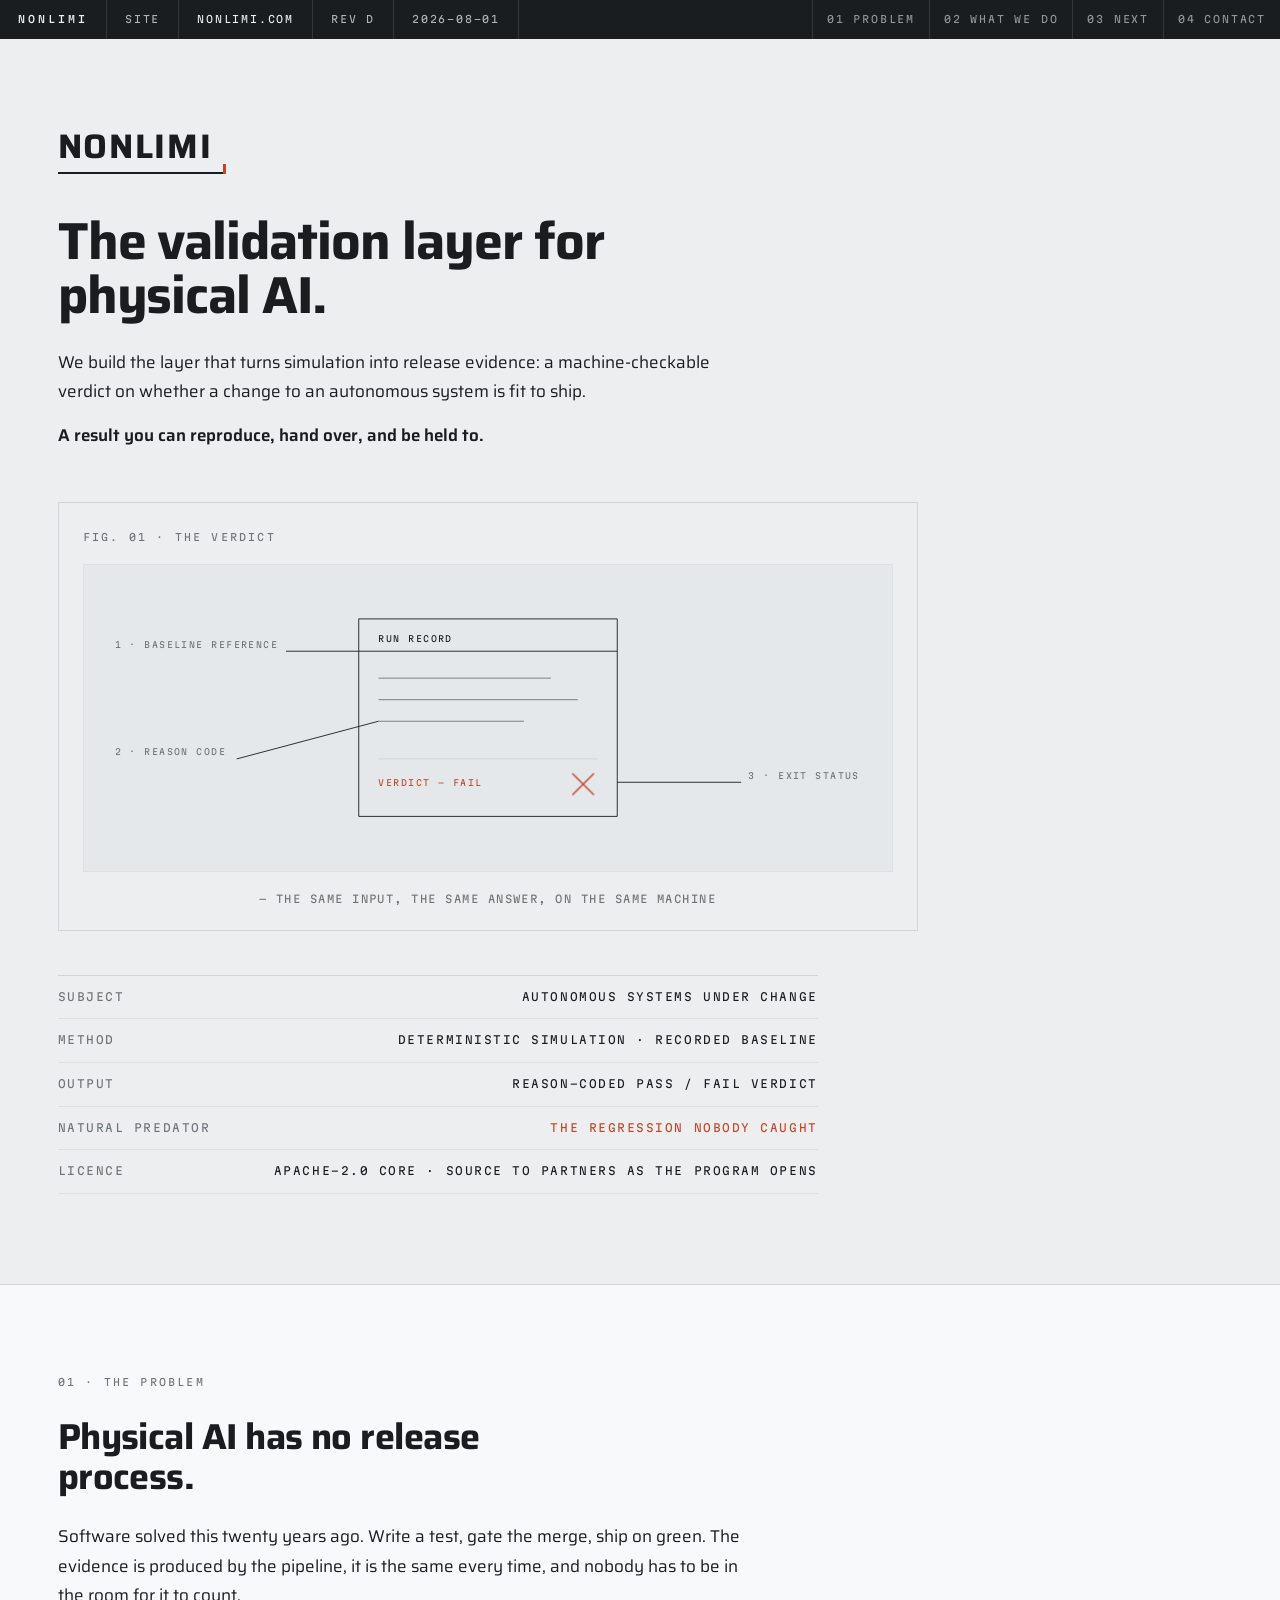
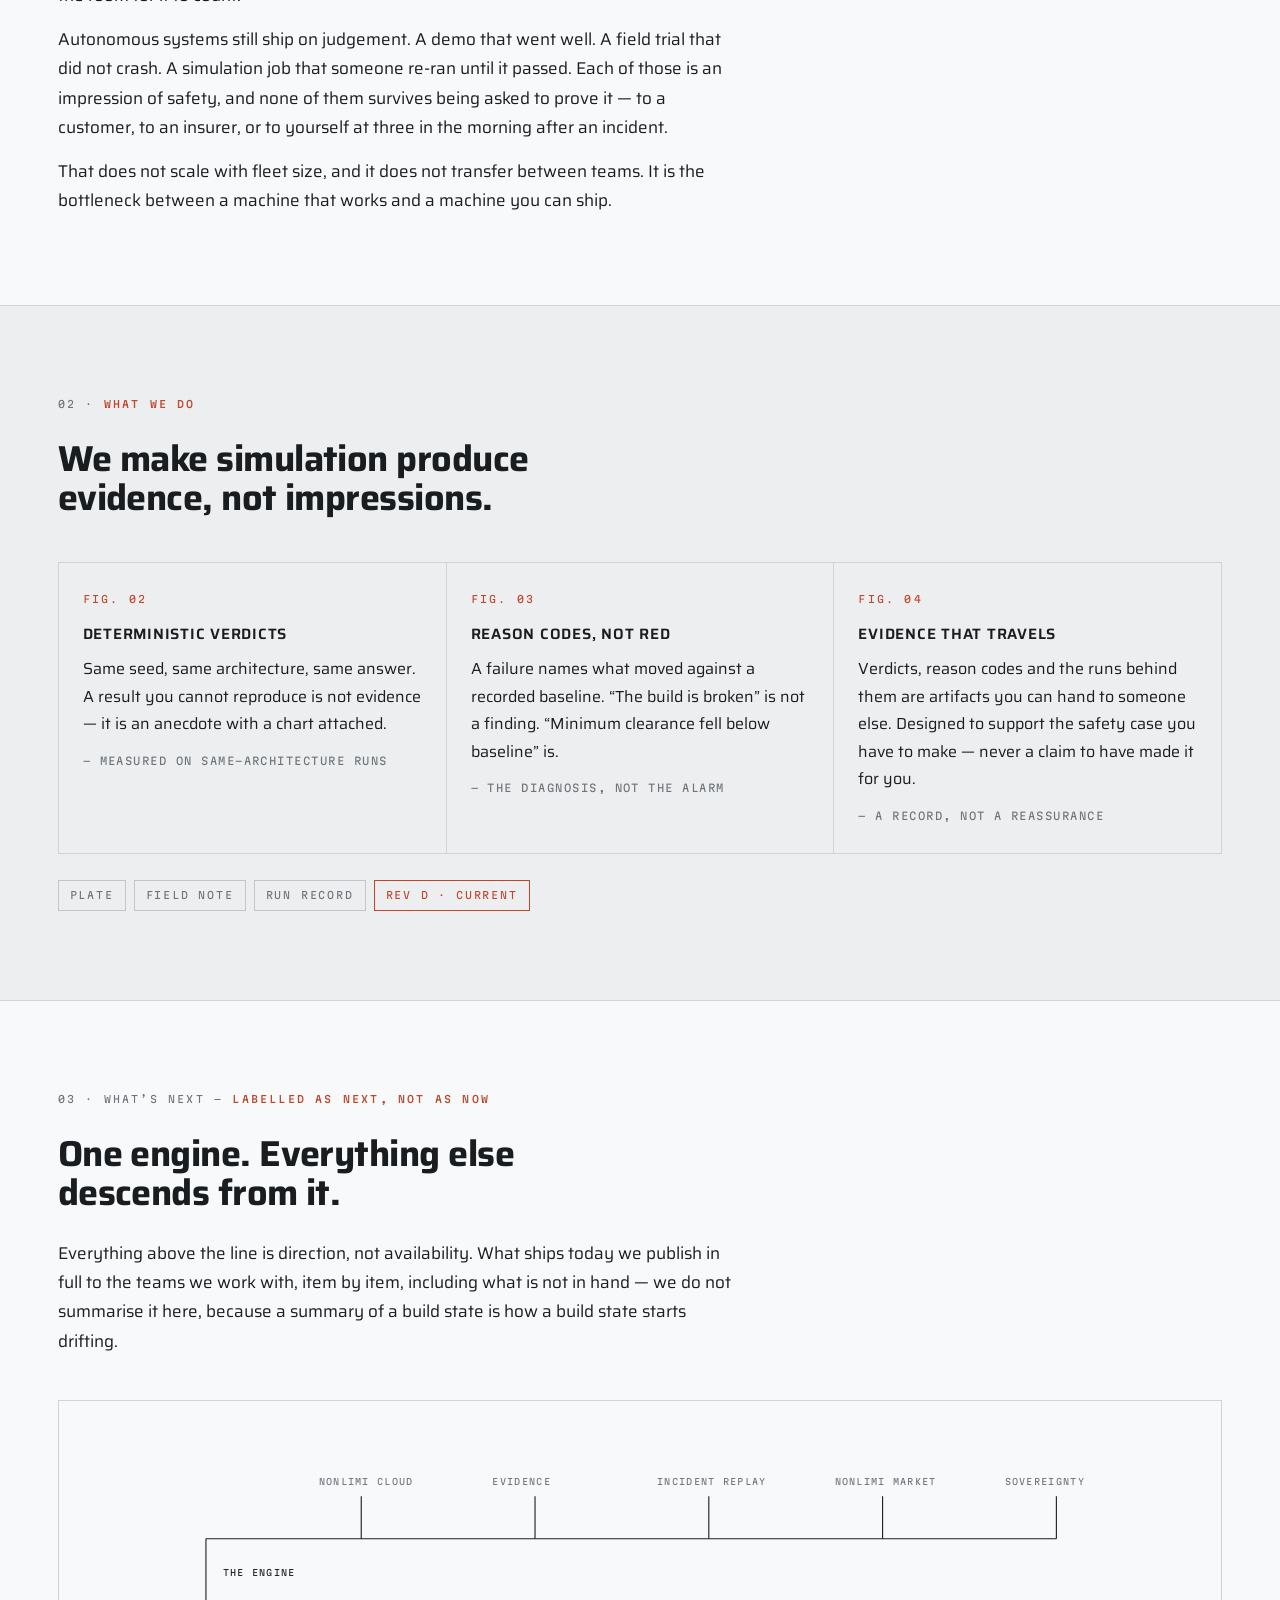
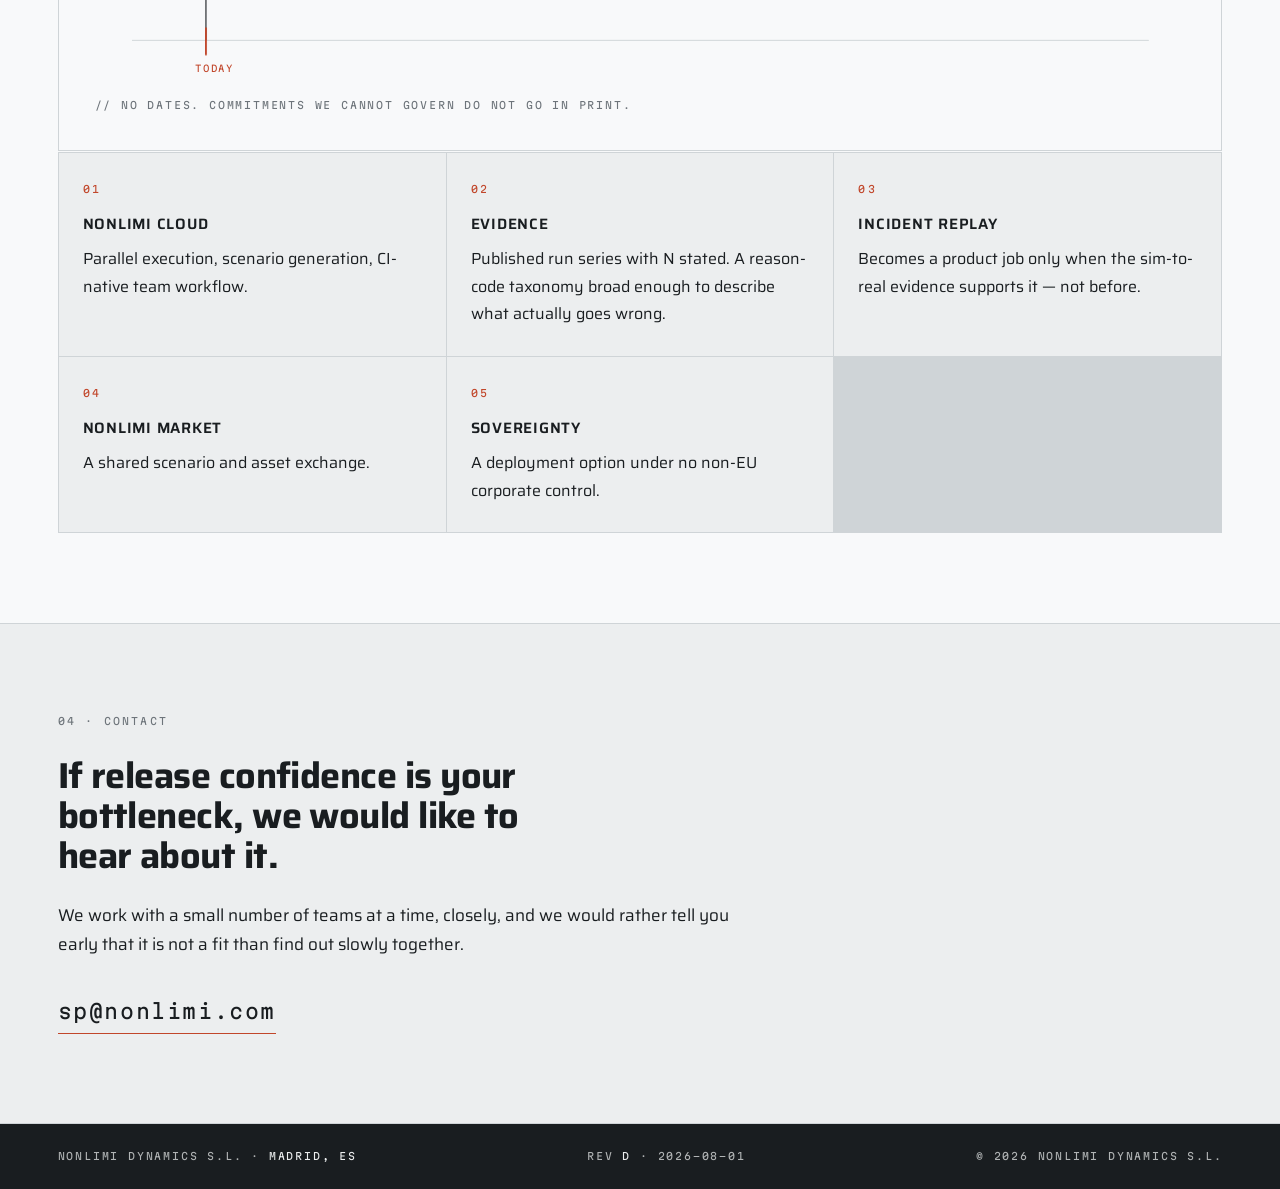
<file: index.html>
<!DOCTYPE html>
<html lang="en">
<head>
<meta charset="UTF-8" />
<meta name="viewport" content="width=device-width, initial-scale=1.0" />
<title>Nonlimi Dynamics — The Validation Layer for Physical AI</title>
<meta name="description" content="Nonlimi is the validation layer for physical AI. We turn simulation into release evidence: a machine-checkable verdict on whether a change to an autonomous system is fit to ship. Nonlimi Dynamics S.L., Madrid." />
<meta property="og:title" content="Nonlimi Dynamics — The Validation Layer for Physical AI" />
<meta property="og:description" content="A result you can reproduce, hand over, and be held to." />
<meta property="og:type" content="website" />
<meta property="og:url" content="https://nonlimi.com/" />
<link rel="preconnect" href="https://fonts.googleapis.com" />
<link rel="preconnect" href="https://fonts.gstatic.com" crossorigin />
<link href="https://fonts.googleapis.com/css2?family=Saira:wght@400;500;600;700&family=Martian+Mono:wght@400;500&display=swap" rel="stylesheet" />
<style>
/* ==========================================================
   NONLIMI DYNAMICS S.L. — "THE ENVELOPE" (direction 5b, light)
   Pigment on plate: no pure white, no pure black.
   Radius 0 everywhere. No shadows. Depth = hairlines + tints.
   One grotesk, tabular figures; red is reserved for beyond-rated.
   ========================================================== */
:root{
  --plate:#ECEEEF; --plate-2:#F8F9FA; --tint:#E4E8EA;
  --rule:#CFD4D7; --rule-2:#DDE1E3; --chip:#C0C6C9;
  --ink:#191D20; --body:#4A5157; --muted:#6D747A;
  --museum:#191D20; --museum-rule:#33383C;
  --oxblood:#C1462A;
  --ui:'Saira',system-ui,sans-serif;
  --serif:'Saira',system-ui,sans-serif;
  --mono:'Martian Mono',ui-monospace,monospace;
  --pad:clamp(20px,4.5vw,64px);
}
*{box-sizing:border-box;margin:0;padding:0;border-radius:0}
html{-webkit-text-size-adjust:100%;scroll-behavior:smooth}
body{
  background:var(--plate); color:var(--ink);
  font-family:var(--ui); font-weight:400;
  font-size:16px; line-height:1.7;
  font-variant-numeric:tabular-nums;
}
a{color:inherit;text-decoration:none}
svg{display:block;max-width:100%}

/* ---------- RECORD RAIL ---------- */
.rail{position:sticky;top:0;z-index:50;background:var(--museum);color:var(--plate);
  font-family:var(--mono);font-size:10px;font-weight:400;letter-spacing:.18em;
  text-transform:uppercase;display:flex;align-items:stretch}
.rail-m{padding:11px 18px;font-weight:500;letter-spacing:.30em;
  border-right:1px solid var(--museum-rule);white-space:nowrap}
.rail-f{padding:11px 18px;border-right:1px solid var(--museum-rule);
  color:rgba(236,238,239,.72);white-space:nowrap;overflow:hidden;text-overflow:ellipsis}
.rail-f b{color:var(--plate);font-weight:400}
.rail-n{display:flex;margin-left:auto}
.rail-n a{padding:11px 14px;color:rgba(236,238,239,.58);
  border-left:1px solid var(--museum-rule);transition:color .12s}
.rail-n a:hover{color:var(--oxblood);background:rgba(236,238,239,.04)}
@media(max-width:1100px){.rail-n{display:none}.rail-f:nth-child(n+4){display:none}}

/* ---------- SHEET ---------- */
.field{padding-left:var(--pad);padding-right:var(--pad)}
.wrap{max-width:1380px;margin:0 auto}
section{border-bottom:1px solid var(--rule);position:relative}
.pad{padding-top:clamp(56px,7vw,104px);padding-bottom:clamp(56px,7vw,104px)}
.alt{background:var(--plate-2)}

/* ---------- TYPE ---------- */
.lbl{font-family:var(--mono);font-size:10px;letter-spacing:.22em;text-transform:uppercase;
  color:var(--muted);margin-bottom:26px}
.lbl b{color:var(--oxblood);font-weight:500}
h1{font-family:var(--ui);font-weight:700;font-size:clamp(32px,4.8vw,52px);
  line-height:1.04;color:var(--ink);letter-spacing:-.02em;max-width:17ch}
h2{font-family:var(--ui);font-weight:700;font-size:clamp(24px,3vw,36px);
  line-height:1.1;color:var(--ink);letter-spacing:-.015em;max-width:22ch}
h3{font-family:var(--ui);font-weight:600;font-size:15px;line-height:1.35;
  text-transform:uppercase;letter-spacing:.05em;color:var(--ink)}
p{max-width:62ch;line-height:1.72;font-size:17px;color:var(--ink)}
p+p{margin-top:15px}
.cap{font-size:15px;color:var(--body);line-height:1.65}
.anno{font-family:var(--mono);font-style:normal;font-size:10.5px;letter-spacing:.14em;text-transform:uppercase;color:var(--muted)}
strong{font-weight:600;color:var(--ink)}

/* ---------- WORDMARK LOCKUP ---------- */
.mark{display:inline-block;margin-bottom:40px}
.mark .w{font-family:var(--ui);font-weight:700;text-transform:uppercase;
  letter-spacing:.05em;font-size:clamp(24px,3vw,34px);line-height:1;
  color:var(--ink);display:block}
.mark .r{display:block;height:2px;background:var(--ink);margin-top:9px;
  width:calc(100% + 1.2ch);position:relative}
.mark .r::after{content:"";position:absolute;right:0;bottom:0;width:3px;height:10px;
  background:var(--oxblood)}

/* ---------- FIELD TABLE ---------- */
.ft{margin-top:44px;border-top:1px solid var(--rule);max-width:760px}
.ft-r{display:flex;justify-content:space-between;gap:24px;padding:12px 0;
  border-bottom:1px solid var(--rule-2);font-family:var(--mono);font-size:11px;
  letter-spacing:.14em;text-transform:uppercase}
.ft-r .k{color:var(--muted)}
.ft-r .v{color:var(--ink);text-align:right}
.ft-r .v.ox{color:var(--oxblood)}

/* ---------- PLATE ---------- */
.plate{background:var(--plate);border:1px solid var(--rule);padding:26px 24px 22px;position:relative}
.plate-n{font-family:var(--mono);font-size:10px;letter-spacing:.22em;
  text-transform:uppercase;color:var(--muted);margin-bottom:18px}
.plate-fig{background:var(--tint);border:1px solid var(--rule-2);padding:18px}
.plate-cap{margin-top:18px;text-align:center;font-size:15px}
.plate-cap .anno{display:block;margin-top:2px}

/* ---------- CHIPS ---------- */
.chips{display:flex;flex-wrap:wrap;gap:8px;margin-top:26px}
.chip{border:1px solid var(--chip);padding:6px 11px;font-family:var(--mono);
  font-size:10px;letter-spacing:.18em;text-transform:uppercase;color:var(--muted)}
.chip.ox{border-color:var(--oxblood);color:var(--oxblood)}

/* ---------- GRIDS ---------- */
.g3{display:grid;grid-template-columns:repeat(3,1fr);gap:1px;background:var(--rule);
  border:1px solid var(--rule);margin-top:44px}
.g3>div{background:var(--plate);padding:28px 24px}
@media(max-width:900px){.g3{grid-template-columns:1fr}}
.cell-n{font-family:var(--mono);font-size:10px;letter-spacing:.22em;
  text-transform:uppercase;color:var(--oxblood);margin-bottom:16px}
.cell h3{margin-bottom:11px}
.cell p{font-size:16px;color:var(--ink);max-width:none}
.cell .anno{display:block;margin-top:14px}

/* ---------- TREE ---------- */
.tree{margin-top:44px;border:1px solid var(--rule);background:var(--plate-2);padding:clamp(20px,3vw,36px)}
.tree-foot{margin-top:18px;font-family:var(--mono);font-size:10px;letter-spacing:.18em;
  text-transform:uppercase;color:var(--muted)}

/* ---------- CONTACT ---------- */
.mail{display:inline-block;margin-top:34px;font-family:var(--mono);
  font-size:clamp(14px,2vw,20px);letter-spacing:.08em;color:var(--ink);
  border-bottom:1px solid var(--oxblood);padding-bottom:5px;transition:color .12s}
.mail:hover{color:var(--oxblood)}

/* ---------- FOOTER ---------- */
footer{background:var(--museum);color:rgba(236,238,239,.72);
  font-family:var(--mono);font-size:10px;letter-spacing:.18em;text-transform:uppercase}
.foot{display:flex;flex-wrap:wrap;gap:14px 40px;justify-content:space-between;
  padding-top:24px;padding-bottom:24px}
.foot b{color:var(--plate);font-weight:400}

/* ---------- MOTION — drawn, then stamped ----------
   Grammar: continuous things (rules, engravings, branches) DRAW ON;
   records (numerals, verdicts, ledger rows, labels) are STAMPED in a
   single frame via steps(1,end). Only TODAY blinks, forever.
   All hidden initial states live under html.motion, which only the
   script adds — with JS off the page renders complete.            */
@keyframes nlDraw{to{stroke-dashoffset:0}}
@keyframes nlStamp{from{opacity:0}to{opacity:1}}
@keyframes nlBlink{0%,49%{opacity:1}50%,100%{opacity:.25}}

html.motion .rise{opacity:0;transform:translateY(4px)}
html.motion .rise.in{opacity:1;transform:none;
  transition:opacity .5s cubic-bezier(.33,1,.68,1),transform .5s cubic-bezier(.33,1,.68,1)}

/* field table — a ledger is filled, not faded */
html.motion .ft:not(.go) .ft-r{opacity:0}
html.motion .ft.go .ft-r{animation:nlStamp 1ms steps(1,end) both}
html.motion .ft.go .ft-r:nth-child(1){animation-delay:.06s}
html.motion .ft.go .ft-r:nth-child(2){animation-delay:.15s}
html.motion .ft.go .ft-r:nth-child(3){animation-delay:.24s}
html.motion .ft.go .ft-r:nth-child(4){animation-delay:.33s}
html.motion .ft.go .ft-r:nth-child(5){animation-delay:.42s}

/* FIG. 01 — accession order: card, leaders, numerals, then judgment */
html.motion .psvg .dcard{stroke-dasharray:1400;stroke-dashoffset:1400}
html.motion .psvg .lead{stroke-dasharray:260;stroke-dashoffset:260}
html.motion .psvg .stp{opacity:0}
html.motion .psvg.go .dcard{animation:nlDraw 1s linear both}
html.motion .psvg.go .lead.l1{animation:nlDraw .3s linear .7s both}
html.motion .psvg.go .lead.l2{animation:nlDraw .3s linear 1s both}
html.motion .psvg.go .lead.l3{animation:nlDraw .3s linear 1.3s both}
html.motion .psvg.go .stp.rr{animation:nlStamp 1ms steps(1,end) .55s both}
html.motion .psvg.go .stp.n1{animation:nlStamp 1ms steps(1,end) 1.05s both}
html.motion .psvg.go .stp.n2{animation:nlStamp 1ms steps(1,end) 1.35s both}
html.motion .psvg.go .stp.n3{animation:nlStamp 1ms steps(1,end) 1.65s both}
html.motion .psvg.go .stp.vx{animation:nlStamp 1ms steps(1,end) 1.85s both}

/* THE TREE — trunk, branches, labels stamped, NO DATES last;
   then TODAY begins to blink: the record is closed, the present is live */
html.motion .tree .tk{stroke-dasharray:1100;stroke-dashoffset:1100}
html.motion .tree .br{stroke-dasharray:60;stroke-dashoffset:60}
html.motion .tree .stp{opacity:0}
html.motion .tree:not(.go) .tree-foot{opacity:0}
html.motion .tree.go .tk{animation:nlDraw .9s linear both}
html.motion .tree.go .br.b1{animation:nlDraw .35s linear .75s both}
html.motion .tree.go .br.b2{animation:nlDraw .35s linear .87s both}
html.motion .tree.go .br.b3{animation:nlDraw .35s linear .99s both}
html.motion .tree.go .br.b4{animation:nlDraw .35s linear 1.11s both}
html.motion .tree.go .br.b5{animation:nlDraw .35s linear 1.23s both}
html.motion .tree.go .stp.eng{animation:nlStamp 1ms steps(1,end) .95s both}
html.motion .tree.go .stp.tl1{animation:nlStamp 1ms steps(1,end) 1.15s both}
html.motion .tree.go .stp.tl2{animation:nlStamp 1ms steps(1,end) 1.27s both}
html.motion .tree.go .stp.tl3{animation:nlStamp 1ms steps(1,end) 1.39s both}
html.motion .tree.go .stp.tl4{animation:nlStamp 1ms steps(1,end) 1.51s both}
html.motion .tree.go .stp.tl5{animation:nlStamp 1ms steps(1,end) 1.63s both}
html.motion .tree.go .stp.tdy{animation:nlStamp 1ms steps(1,end) .2s both}
html.motion .tree.go .tree-foot{animation:nlStamp 1ms steps(1,end) 1.95s both}
.tree.go .blinker{animation:nlBlink 2.2s steps(1,end) 2.4s infinite}

/* wordmark rule draws past the word; the tick is the beyond */
html.motion .mark .r{transform:scaleX(0);transform-origin:left}
html.motion .mark.in .r{transform:scaleX(1);transition:transform .6s cubic-bezier(.2,0,0,1) .1s}

.chip{transition:color .15s,border-color .15s}
.chip:hover{color:var(--oxblood);border-color:var(--oxblood)}
.ft-r{transition:background .15s}
.ft-r:hover{background:var(--tint)}

/* settle: sequences force-complete after their planned duration via hard
   properties — hidden tabs suspend animation timelines, so the final state
   must not depend on one. TODAY's blink is exempt: the present stays live. */
html.motion .psvg.settle .dcard,html.motion .psvg.settle .lead,
html.motion .tree.settle .tk,html.motion .tree.settle .br{
  animation:none !important;stroke-dashoffset:0 !important}
html.motion .psvg.settle .stp,html.motion .tree.settle .stp:not(.tdy),
html.motion .tree.settle .tree-foot,html.motion .ft.settle .ft-r{
  animation:none !important;opacity:1 !important}

@media(prefers-reduced-motion:reduce){
  html.motion *{animation:none !important;transition:none !important}
  html.motion .rise,html.motion .ft-r,html.motion .stp,html.motion .mark .b,
  html.motion .tree-foot{opacity:1 !important;transform:none !important}
  html.motion .dcard,html.motion .lead,html.motion .tk,html.motion .br{stroke-dashoffset:0 !important}
  html.motion .mark .r{transform:scaleX(1) !important}
  .blinker{animation:none !important;opacity:1 !important}
}

</style>
</head>
<body>

<div class="rail">
  <div class="rail-m">NONLIMI</div>
  <div class="rail-f">SITE</div>
  <div class="rail-f"><b>NONLIMI.COM</b></div>
  <div class="rail-f">REV D</div>
  <div class="rail-f">2026&ndash;08&ndash;01</div>
  <nav class="rail-n">
    <a href="#problem">01 PROBLEM</a>
    <a href="#plates">02 WHAT WE DO</a>
    <a href="#tree">03 NEXT</a>
    <a href="#contact">04 CONTACT</a>
  </nav>
</div>

<!-- ============ HERO ============ -->
<section class="pad" id="top">
  <div class="field wrap">

    <div class="mark">
      <span class="w">NONLIMI</span>
      <span class="r"></span>
    </div>

    <h1>The validation layer for physical AI.</h1>

    <p style="margin-top:26px;max-width:60ch">
      We build the layer that turns simulation into release evidence: a machine-checkable
      verdict on whether a change to an autonomous system is fit to ship.
    </p>
    <p style="max-width:60ch"><strong>A result you can reproduce, hand over, and be held to.</strong></p>

    <!-- FIG. 01 — the verdict record -->
    <div class="plate" style="margin-top:52px;max-width:860px">
      <div class="plate-n">FIG. 01 &middot; THE VERDICT</div>
      <div class="plate-fig">
        <svg class="psvg" viewBox="0 0 860 300" role="img" aria-label="Engraving of a verdict record with numbered callouts">
          <g class="dcard" fill="none" stroke="#191D20" stroke-width="1">
            <rect x="286" y="40" width="288" height="220"/>
            <line x1="286" y1="76" x2="574" y2="76"/>
            <line x1="308" y1="106" x2="500" y2="106" stroke="#6D747A"/>
            <line x1="308" y1="130" x2="530" y2="130" stroke="#6D747A"/>
            <line x1="308" y1="154" x2="470" y2="154" stroke="#6D747A"/>
            <line x1="308" y1="196" x2="552" y2="196" stroke="#CFD4D7"/>
          </g>
          <g fill="none" stroke="#191D20" stroke-width="1">
            <line class="lead l1" x1="286" y1="76" x2="205" y2="76"/>
            <line class="lead l2" x1="308" y1="154" x2="150" y2="196"/>
            <line class="lead l3" x1="574" y1="222" x2="712" y2="222"/>
          </g>
          <g class="stp vx" stroke="#C1462A" stroke-width="1.6">
            <line x1="524" y1="212" x2="548" y2="236"/>
            <line x1="548" y1="212" x2="524" y2="236"/>
          </g>
          <g font-family="'Martian Mono',monospace" font-size="9.5" letter-spacing="1.6" fill="#6D747A">
            <text class="stp n1" x="14"  y="72">1 &middot; BASELINE REFERENCE</text>
            <text class="stp n2" x="14"  y="192">2 &middot; REASON CODE</text>
            <text class="stp n3" x="720" y="218">3 &middot; EXIT STATUS</text>
            <text class="stp rr" x="308" y="66" fill="#191D20">RUN RECORD</text>
            <text class="stp vx" x="308" y="226" fill="#C1462A">VERDICT &mdash; FAIL</text>
          </g>
        </svg>
      </div>
      <div class="plate-cap">
        <span class="anno">&mdash; the same input, the same answer, on the same machine</span>
      </div>
    </div>

    <!-- FIELD TABLE -->
    <div class="ft">
      <div class="ft-r"><span class="k">SUBJECT</span><span class="v">AUTONOMOUS SYSTEMS UNDER CHANGE</span></div>
      <div class="ft-r"><span class="k">METHOD</span><span class="v">DETERMINISTIC SIMULATION &middot; RECORDED BASELINE</span></div>
      <div class="ft-r"><span class="k">OUTPUT</span><span class="v">REASON-CODED PASS / FAIL VERDICT</span></div>
      <div class="ft-r"><span class="k">NATURAL PREDATOR</span><span class="v ox">THE REGRESSION NOBODY CAUGHT</span></div>
      <div class="ft-r"><span class="k">LICENCE</span><span class="v">APACHE&ndash;2.0 CORE &middot; SOURCE TO PARTNERS AS THE PROGRAM OPENS</span></div>
    </div>

  </div>
</section>

<!-- ============ I — THE PROBLEM ============ -->
<section class="pad alt" id="problem">
  <div class="field wrap">
    <div class="lbl">01 &middot; THE PROBLEM</div>
    <h2>Physical AI has no release process.</h2>
    <p style="margin-top:26px">
      Software solved this twenty years ago. Write a test, gate the merge, ship on green.
      The evidence is produced by the pipeline, it is the same every time, and nobody has
      to be in the room for it to count.
    </p>
    <p>
      Autonomous systems still ship on judgement. A demo that went well. A field trial that
      did not crash. A simulation job that someone re-ran until it passed. Each of those is
      an impression of safety, and none of them survives being asked to prove it &mdash; to a
      customer, to an insurer, or to yourself at three in the morning after an incident.
    </p>
    <p>
      That does not scale with fleet size, and it does not transfer between teams. It is
      the bottleneck between a machine that works and a machine you can ship.
    </p>
  </div>
</section>

<!-- ============ 02 — WHAT WE DO ============ -->
<section class="pad" id="plates">
  <div class="field wrap">
    <div class="lbl">02 &middot; <b>WHAT WE DO</b></div>
    <h2>We make simulation produce evidence, not impressions.</h2>

    <div class="g3">
      <div class="cell">
        <div class="cell-n">FIG. 02</div>
        <h3>Deterministic verdicts</h3>
        <p>Same seed, same architecture, same answer. A result you cannot reproduce is not evidence &mdash; it is an anecdote with a chart attached.</p>
        <span class="anno">&mdash; measured on same-architecture runs</span>
      </div>
      <div class="cell">
        <div class="cell-n">FIG. 03</div>
        <h3>Reason codes, not red</h3>
        <p>A failure names what moved against a recorded baseline. &ldquo;The build is broken&rdquo; is not a finding. &ldquo;Minimum clearance fell below baseline&rdquo; is.</p>
        <span class="anno">&mdash; the diagnosis, not the alarm</span>
      </div>
      <div class="cell">
        <div class="cell-n">FIG. 04</div>
        <h3>Evidence that travels</h3>
        <p>Verdicts, reason codes and the runs behind them are artifacts you can hand to someone else. Designed to support the safety case you have to make &mdash; never a claim to have made it for you.</p>
        <span class="anno">&mdash; a record, not a reassurance</span>
      </div>
    </div>

    <div class="chips">
      <div class="chip">PLATE</div>
      <div class="chip">FIELD NOTE</div>
      <div class="chip">RUN RECORD</div>
      <div class="chip ox">REV D &middot; CURRENT</div>
    </div>
  </div>
</section>

<!-- ============ III — THE TREE ============ -->
<section class="pad alt" id="tree">
  <div class="field wrap">
    <div class="lbl">03 &middot; WHAT&rsquo;S NEXT &mdash; <b>LABELLED AS NEXT, NOT AS NOW</b></div>
    <h2>One engine. Everything else descends from it.</h2>
    <p style="margin-top:26px">
      Everything above the line is direction, not availability. What ships today we publish
      in full to the teams we work with, item by item, including what is not in hand &mdash; we
      do not summarise it here, because a summary of a build state is how a build state
      starts drifting.
    </p>

    <div class="tree">
      <svg class="tsvg" viewBox="0 0 1180 262" role="img" aria-label="Evolutionary tree of planned descendants from today's engine">
          <g fill="none" stroke="#CFD4D7" stroke-width="1">
            <line x1="40" y1="220" x2="1140" y2="220"/>
          </g>
          <g class="tk" fill="none" stroke="#191D20" stroke-width="1.2">
            <line x1="120" y1="220" x2="120" y2="110"/>
            <line x1="120" y1="110" x2="1040" y2="110"/>
          </g>
          <g fill="none" stroke="#191D20" stroke-width="1.2">
            <line class="br b1" x1="288" y1="110" x2="288" y2="64"/>
            <line class="br b2" x1="476" y1="110" x2="476" y2="64"/>
            <line class="br b3" x1="664" y1="110" x2="664" y2="64"/>
            <line class="br b4" x1="852" y1="110" x2="852" y2="64"/>
            <line class="br b5" x1="1040" y1="110" x2="1040" y2="64"/>
          </g>
          <g class="stp tdy"><g class="blinker" stroke="#C1462A" stroke-width="2"><line x1="120" y1="236" x2="120" y2="206"/></g></g>
          <g class="stp tdy"><g class="blinker" font-family="'Martian Mono',monospace" font-size="10" letter-spacing="2" fill="#C1462A">
            <text x="108" y="254">TODAY</text>
          </g></g>
          <g font-family="'Martian Mono',monospace" font-size="9.5" letter-spacing="1.4" fill="#6D747A">
            <text class="stp tl1" x="242" y="52">NONLIMI CLOUD</text>
            <text class="stp tl2" x="430" y="52">EVIDENCE</text>
            <text class="stp tl3" x="608" y="52">INCIDENT REPLAY</text>
            <text class="stp tl4" x="800" y="52">NONLIMI MARKET</text>
            <text class="stp tl5" x="984" y="52">SOVEREIGNTY</text>
          </g>
          <g font-family="'Martian Mono',monospace" font-size="9.5" letter-spacing="1.4" fill="#191D20">
            <text class="stp eng" x="138" y="150">THE ENGINE</text>
          </g>
        </svg>
      <div class="tree-foot">// NO DATES. COMMITMENTS WE CANNOT GOVERN DO NOT GO IN PRINT.</div>
    </div>

    <div class="g3" style="margin-top:1px">
      <div class="cell">
        <div class="cell-n">01</div>
        <h3>Nonlimi Cloud</h3>
        <p>Parallel execution, scenario generation, CI-native team workflow.</p>
      </div>
      <div class="cell">
        <div class="cell-n">02</div>
        <h3>Evidence</h3>
        <p>Published run series with N stated. A reason-code taxonomy broad enough to describe what actually goes wrong.</p>
      </div>
      <div class="cell">
        <div class="cell-n">03</div>
        <h3>Incident replay</h3>
        <p>Becomes a product job only when the sim-to-real evidence supports it &mdash; not before.</p>
      </div>
      <div class="cell">
        <div class="cell-n">04</div>
        <h3>Nonlimi Market</h3>
        <p>A shared scenario and asset exchange.</p>
      </div>
      <div class="cell">
        <div class="cell-n">05</div>
        <h3>Sovereignty</h3>
        <p>A deployment option under no non-EU corporate control.</p>
      </div>
    </div>
  </div>
</section>

<!-- ============ 04 — CONTACT ============ -->
<section class="pad" id="contact">
  <div class="field wrap">
    <div class="lbl">04 &middot; CONTACT</div>
    <h2>If release confidence is your bottleneck, we would like to hear about it.</h2>
    <p style="margin-top:26px">
      We work with a small number of teams at a time, closely, and we would rather tell you
      early that it is not a fit than find out slowly together.
    </p>
    <a class="mail" href="mailto:sp@nonlimi.com">sp@nonlimi.com</a>
  </div>
</section>

<footer>
  <div class="field foot wrap">
    <span>NONLIMI DYNAMICS S.L. &middot; <b>MADRID, ES</b></span>
    <span>REV <b>D</b> &middot; 2026&ndash;08&ndash;01</span>
    <span>&copy; 2026 NONLIMI DYNAMICS S.L.</span>
  </div>
</footer>

<script>
(function () {
  if (window.matchMedia && window.matchMedia('(prefers-reduced-motion: reduce)').matches) return;
  if (!('IntersectionObserver' in window)) return;
  document.documentElement.classList.add('motion');

  var riseSel = 'section .lbl, section h1, section h2, section p, .plate, .chips, .mail';
  var rises = Array.prototype.slice.call(document.querySelectorAll(riseSel));
  rises.forEach(function (n) { n.classList.add('rise'); });
  var mark = document.querySelector('.mark');
  var seqs = Array.prototype.slice.call(document.querySelectorAll('.psvg, .ft, .tree'));

  function inView(n){ var r=n.getBoundingClientRect(); return r.top < window.innerHeight && r.bottom > 0; }
  function fire(n){
    if (n === mark) { n.classList.add('in'); return; }
    if (n.classList.contains('rise')) {
      var sibs = Array.prototype.filter.call(n.parentNode.children, function (c) {
        return c.classList && c.classList.contains('rise');
      });
      var i = Math.min(sibs.indexOf(n), 5);
      n.style.transitionDelay = (i > 0 ? i * 55 : 0) + 'ms';
      n.classList.add('in');
    } else {
      n.classList.add('go');
      setTimeout(function () { n.classList.add('settle'); }, 2600);
    }
  }

  var io = new IntersectionObserver(function (entries) {
    entries.forEach(function (e) {
      if (!e.isIntersecting) return;
      fire(e.target); io.unobserve(e.target);
    });
  }, { threshold: 0.12, rootMargin: '0px 0px -6% 0px' });

  var all = rises.concat(seqs); if (mark) all.push(mark);
  all.forEach(function (n) { io.observe(n); });

  function revealNow(n){ n.style.transitionDelay='0ms'; fire(n); }
  requestAnimationFrame(function () {
    all.forEach(function (n) { if (inView(n)) revealNow(n); });
  });
  /* failsafe: sequences are STARTED, never left hidden — content is
     visible or animating within 1.6s no matter what */
  setTimeout(function () { all.forEach(revealNow); }, 1600);
  window.addEventListener('load', function () {
    all.forEach(function (n) { if (inView(n)) revealNow(n); });
  });
})();
</script>
</body>
</html>
</file>
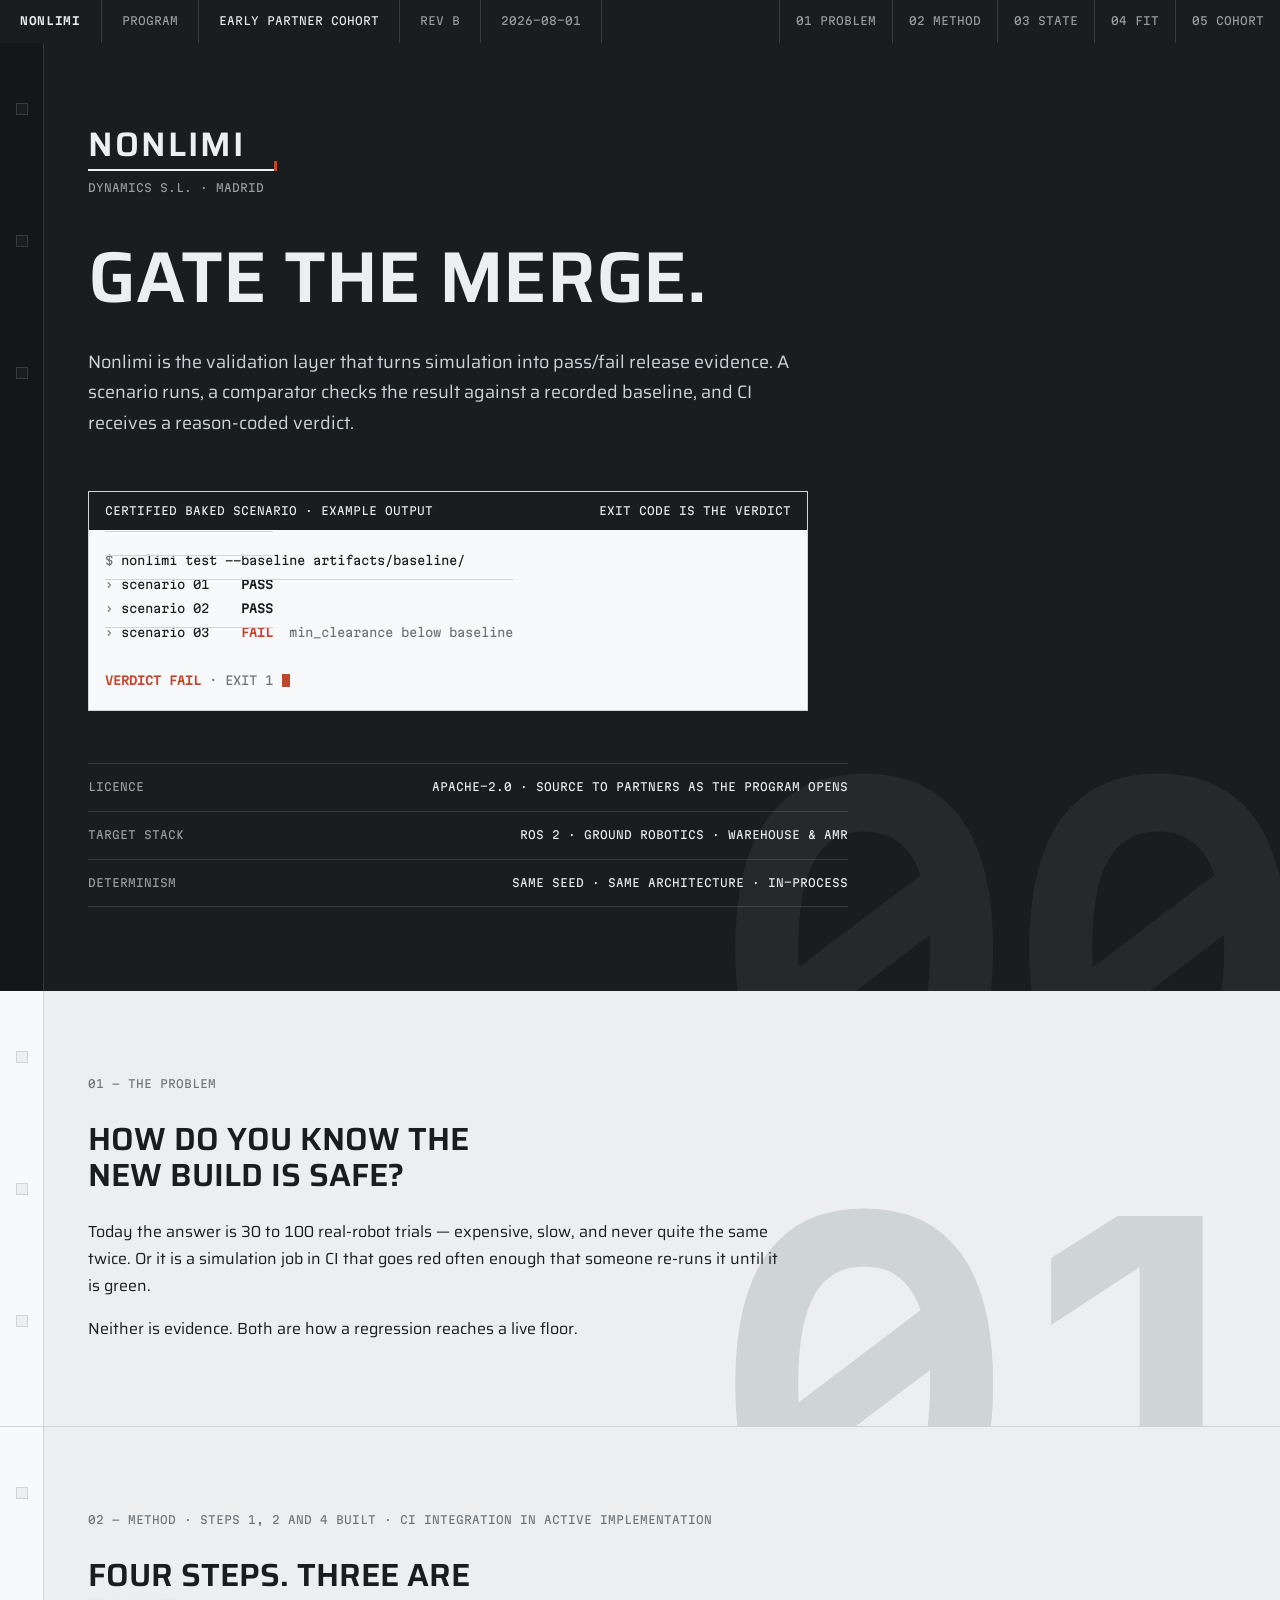
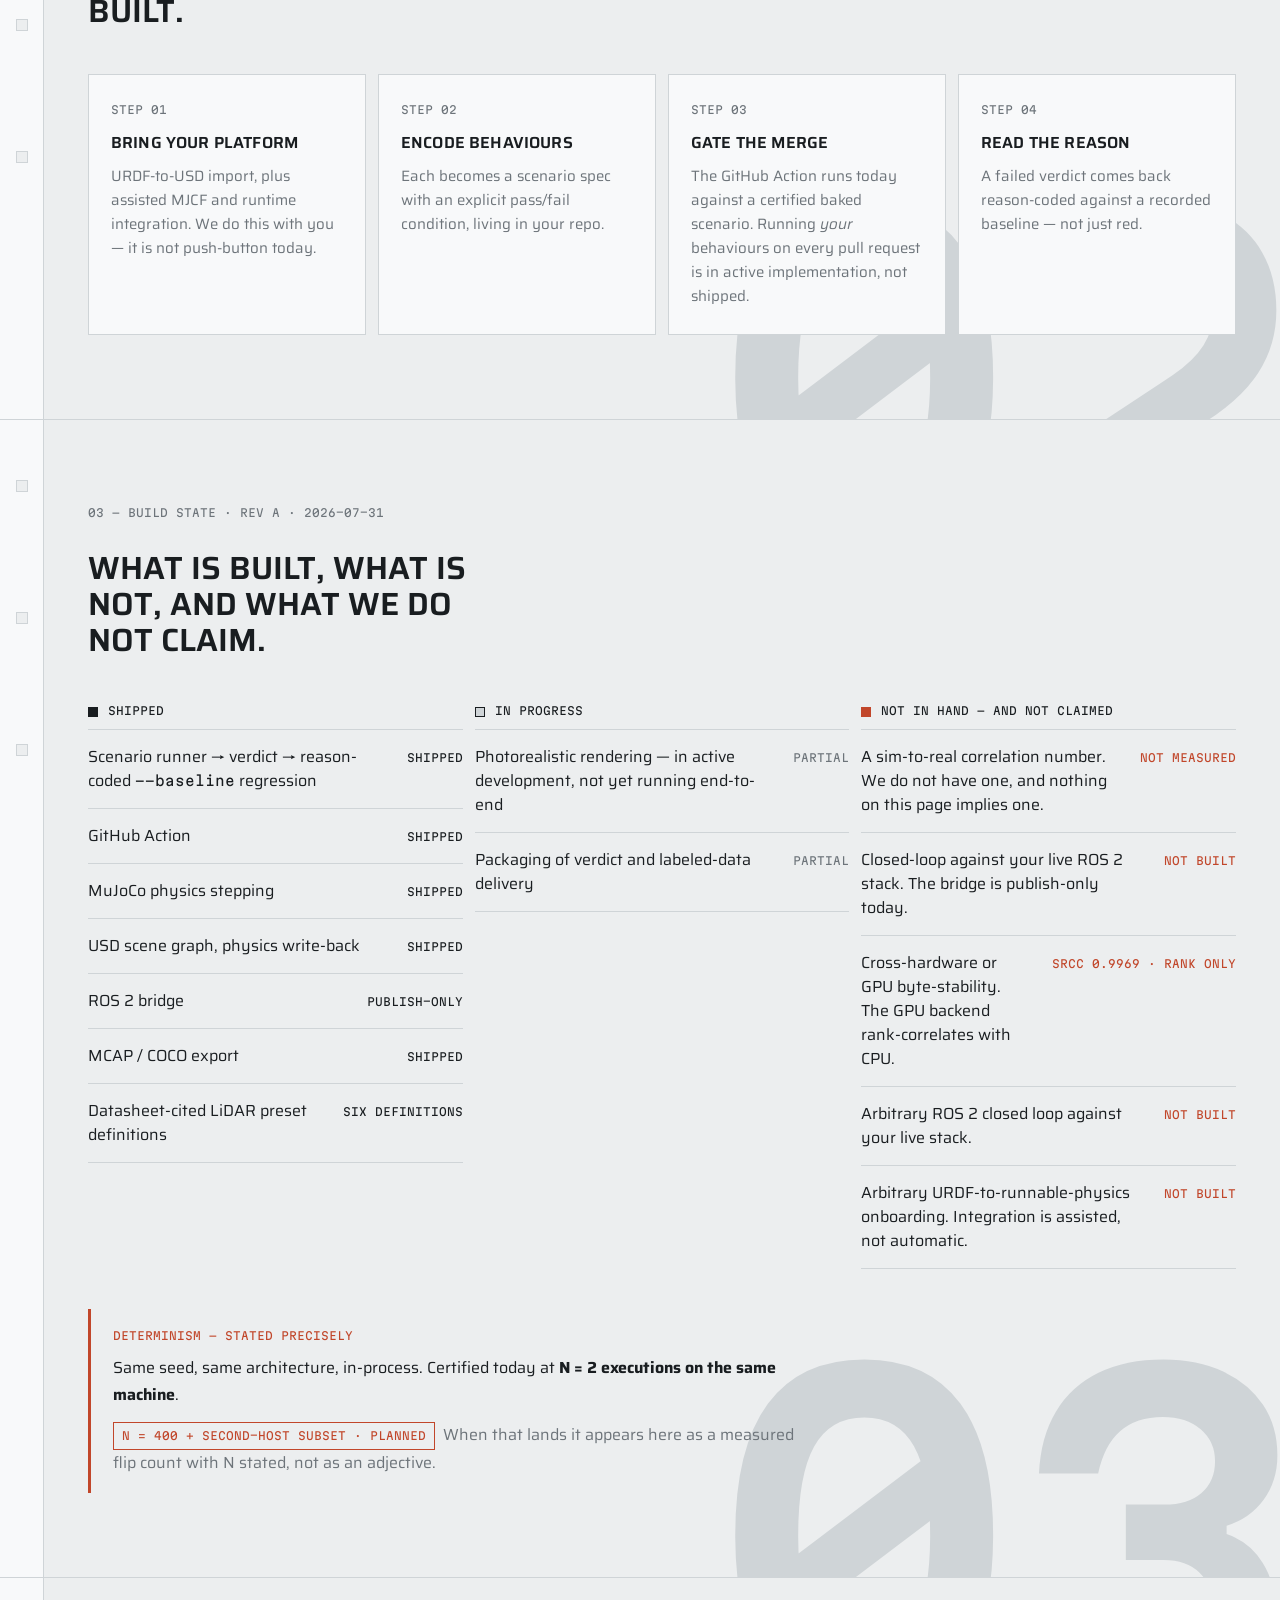
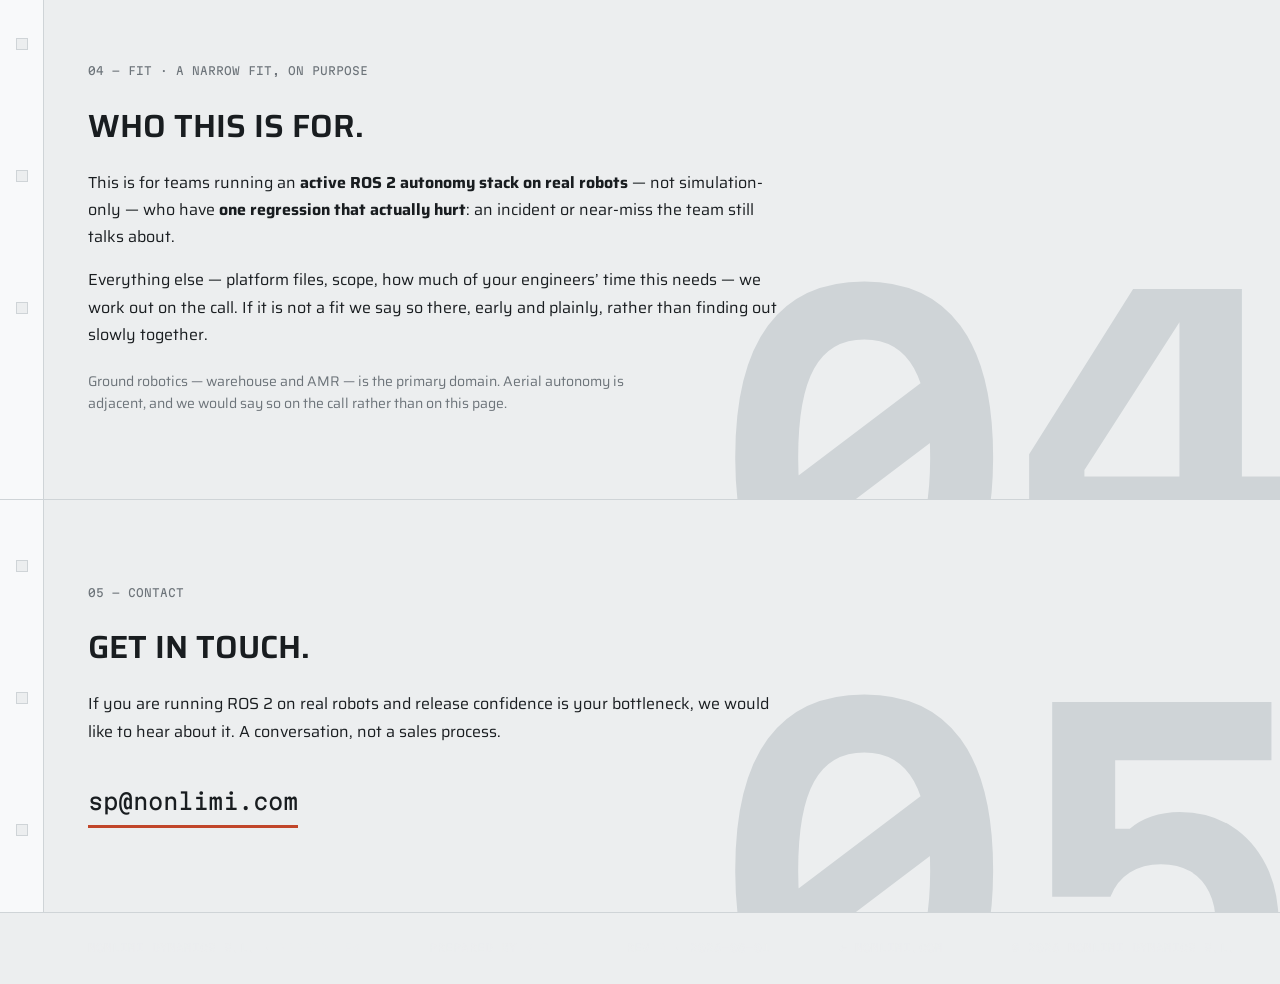
<file: gate/index.html>
<!DOCTYPE html>
<html lang="en">
<head>
<meta charset="UTF-8" />
<meta name="viewport" content="width=device-width, initial-scale=1.0" />
<meta name="robots" content="noindex, nofollow" />
<title>Gate the Merge — Nonlimi Early Partner Program</title>
<meta name="description" content="Nonlimi is the validation layer that turns simulation into pass/fail release evidence. A scenario runs, a comparator checks it against a recorded baseline, and CI receives a reason-coded verdict. Nonlimi Dynamics S.L., Madrid." />
<meta property="og:title" content="Nonlimi Dynamics — Gate the Merge" />
<meta property="og:description" content="The validation layer that turns simulation into pass/fail release evidence for ROS 2 robotics." />
<meta property="og:type" content="website" />
<meta property="og:url" content="https://nonlimi.com/gate/" />
<link rel="preconnect" href="https://fonts.googleapis.com" />
<link rel="preconnect" href="https://fonts.gstatic.com" crossorigin />
<link href="https://fonts.googleapis.com/css2?family=Saira:wght@400;600&family=Martian+Mono:wght@400;500;600&display=swap" rel="stylesheet" />
<style>
/* ==========================================================
   NONLIMI DYNAMICS S.L. — WEB, ON THE RECORD SYSTEM
   Palette, type, grid and rules per Visual Guidelines REV A.
   Square only: no radius, no shadow, no gradient, anywhere.
   ========================================================== */
:root{
  --stock:#ECEEEF; --sheet:#F8F9FA; --rule:#CFD4D7;
  --graphite:#6D747A; --ink:#191D20; --stamp:#C1462A;
  --sans:'Saira',system-ui,sans-serif;
  --mono:'Martian Mono',ui-monospace,monospace;
  --punch:44px; --margin:44px; --gutter:12px; --u:4px;
}
*{box-sizing:border-box;margin:0;padding:0;border-radius:0}
html{-webkit-text-size-adjust:100%;scroll-behavior:smooth}
body{
  background:var(--stock); color:var(--ink);
  font-family:var(--sans); font-weight:400;
  font-size:16px; line-height:1.7;
  font-variant-numeric:tabular-nums;
  -webkit-font-smoothing:antialiased;
}
img,svg{display:block;max-width:100%}
a{color:inherit;text-decoration:none}
code{font-family:var(--mono);font-size:.86em}

/* ---------- METADATA RAIL — 4 fields, never more ---------- */
.rail{
  position:sticky; top:0; z-index:50;
  background:var(--ink); color:var(--stock);
  font-family:var(--mono); font-size:11px; font-weight:400;
  letter-spacing:0; text-transform:uppercase;
  display:flex; align-items:stretch;
}
.rail-mark{
  padding:12px 20px; font-weight:600; letter-spacing:.06em;
  border-right:1px solid rgba(236,238,239,.14); white-space:nowrap;
}
.rail-fields{display:flex;flex:1;min-width:0;overflow:hidden}
.rail-f{
  padding:12px 20px; border-right:1px solid rgba(236,238,239,.14);
  color:rgba(236,238,239,.62); white-space:nowrap; overflow:hidden; text-overflow:ellipsis;
}
.rail-f b{color:var(--stock);font-weight:400}
.rail-nav{display:flex;margin-left:auto}
.rail-nav a{padding:12px 16px;color:rgba(236,238,239,.62);border-left:1px solid rgba(236,238,239,.14);transition:color .12s,background .12s}
.rail-nav a:hover{color:var(--stock);background:rgba(236,238,239,.08)}
@media(max-width:1080px){.rail-nav{display:none}.rail-f:nth-child(n+3){display:none}}

/* ---------- SHEET / PUNCH COLUMN ---------- */
.sheet{position:relative;background:var(--stock)}
.punch{
  position:absolute; left:0; top:0; bottom:0; width:var(--punch);
  border-right:1px solid var(--rule); background:var(--sheet);
  display:flex; flex-direction:column; align-items:center;
  padding-top:60px; gap:120px; z-index:1;
}
.punch i{display:block;width:12px;height:12px;border:1px solid var(--rule);background:var(--stock)}
@media(max-width:820px){.punch{display:none}:root{--punch:0px;--margin:20px}}

.field{padding-left:calc(var(--punch) + var(--margin)); padding-right:var(--margin)}
.wrap{max-width:1460px}

/* ---------- SECTIONS ---------- */
section{position:relative;border-bottom:1px solid var(--rule);overflow:hidden}
.pad{padding-top:84px;padding-bottom:84px}
.lbl{
  font-family:var(--mono); font-size:11px; text-transform:uppercase;
  color:var(--graphite); margin-bottom:28px; letter-spacing:0;
}
.lbl s{color:var(--stamp);text-decoration:none;font-weight:600}
h1{font-weight:600;text-transform:uppercase;font-size:clamp(38px,7.4vw,72px);line-height:1.02;letter-spacing:-.005em}
h2{font-weight:600;text-transform:uppercase;font-size:clamp(24px,3.4vw,32px);line-height:1.12;max-width:20ch}
h3{font-weight:600;font-size:18px;line-height:1.3;text-transform:uppercase;letter-spacing:.01em}
p{max-width:64ch;line-height:1.7}
p+p{margin-top:16px}
.cap{font-size:14px;color:var(--graphite);line-height:1.6}

/* Oversized bled figure — background tone, never accent */
.bled{
  position:absolute; right:-.06em; bottom:-.30em; z-index:0;
  font-family:var(--mono); font-weight:600; line-height:.8;
  font-size:clamp(180px,34vw,420px); color:var(--rule);
  opacity:.55; pointer-events:none; user-select:none;
}
.z{position:relative;z-index:2}

/* ---------- HERO ---------- */
.hero{background:var(--ink);color:var(--stock);border-bottom:none}
.hero .punch{background:rgba(0,0,0,.22);border-right-color:rgba(236,238,239,.14)}
.hero .punch i{border-color:rgba(236,238,239,.14);background:var(--ink)}
.hero h1{max-width:13ch}
.hero .bled{color:rgba(236,238,239,.06);opacity:1}
.hero .lbl{color:rgba(236,238,239,.62)}
.wordmark{display:inline-block;margin-bottom:44px}
.wordmark .w{
  font-family:var(--sans); font-weight:600; text-transform:uppercase;
  letter-spacing:.06em; font-size:34px; line-height:1; display:block;
}
.wordmark .r{display:block;height:2px;background:var(--stock);margin-top:8px;
  width:calc(100% + 1.2ch);position:relative}
.wordmark .r::after{content:"";position:absolute;right:0;bottom:0;width:3px;height:10px;
  background:var(--stamp)}
.wordmark .d{
  display:block; font-family:var(--mono); font-size:11px;
  color:rgba(236,238,239,.62); margin-top:8px; letter-spacing:0;
}
.sub{margin-top:32px;font-size:18px;color:var(--rule);max-width:60ch}

/* fields block */
.fields{margin-top:52px;border-top:1px solid rgba(236,238,239,.14);max-width:760px}
.frow{display:flex;justify-content:space-between;gap:20px;padding:14px 0;border-bottom:1px solid rgba(236,238,239,.14);font-family:var(--mono);font-size:11px;text-transform:uppercase}
.frow .k{color:rgba(236,238,239,.62)}
.frow .v{color:var(--stock);text-align:right}

/* ---------- VERDICT SPECIMEN ---------- */
.spec{margin-top:52px;border:1px solid var(--rule);background:var(--sheet);max-width:720px}
.spec-h{background:var(--ink);color:var(--stock);font-family:var(--mono);font-size:11px;text-transform:uppercase;padding:10px 16px;display:flex;justify-content:space-between;gap:16px}
.spec-b{padding:18px 16px;font-family:var(--mono);font-size:12px;line-height:2;overflow-x:auto;white-space:nowrap;color:var(--ink)}
.g{color:var(--graphite)}
.pass{color:var(--ink);font-weight:600}
.fail{color:var(--stamp);font-weight:600}

/* ---------- ROWS (spec-sheet style) ---------- */
.rows{border-top:1px solid var(--rule);margin-top:8px}
.row{display:grid;grid-template-columns:minmax(0,1fr) auto;gap:24px;align-items:baseline;
     padding:15px 0;border-bottom:1px solid var(--rule)}
.row .n{font-size:16px;line-height:1.5}
.row .v{font-family:var(--mono);font-size:11px;text-transform:uppercase;color:var(--graphite);white-space:nowrap}
.row .v.ok{color:var(--ink)}
.row .v.no{color:var(--stamp)}

/* ---------- GRIDS ---------- */
.g3{display:grid;grid-template-columns:repeat(3,1fr);gap:var(--gutter)}
.g4{display:grid;grid-template-columns:repeat(4,1fr);gap:var(--gutter)}
.g2{display:grid;grid-template-columns:repeat(2,1fr);gap:var(--gutter)}
@media(max-width:1000px){.g4,.g3{grid-template-columns:repeat(2,1fr)}}
@media(max-width:680px){.g4,.g3,.g2{grid-template-columns:1fr}}
.card{background:var(--sheet);border:1px solid var(--rule);padding:26px 22px}
.card .num{font-family:var(--mono);font-size:11px;color:var(--graphite);margin-bottom:14px}
.card h3{margin-bottom:10px;font-size:16px}
.card p{font-size:15px;color:var(--graphite);line-height:1.6}

/* ---------- LEDGER ---------- */
.led-h{display:flex;align-items:center;gap:10px;margin-bottom:6px;
       font-family:var(--mono);font-size:11px;text-transform:uppercase}
.tick{width:10px;height:10px;flex:none;border:1px solid var(--ink)}
.tick.f{background:var(--ink)}
.tick.p{background:var(--rule)}
.tick.n{background:var(--stamp);border-color:var(--stamp)}

/* ---------- NOTE / OVERPRINT ---------- */
.note{margin-top:40px;border-left:3px solid var(--stamp);padding:18px 0 18px 22px;max-width:74ch}
.note .k{font-family:var(--mono);font-size:11px;text-transform:uppercase;color:var(--stamp);margin-bottom:8px}
.note p{font-size:16px}
.pend{font-family:var(--mono);font-size:11px;text-transform:uppercase;color:var(--stamp);border:1px solid var(--stamp);padding:4px 8px;display:inline-block}

/* ---------- RAIL TIMELINE ---------- */
.tl{position:relative;margin-top:46px;padding-top:46px}
.tl::before{content:"";position:absolute;left:0;right:0;top:0;height:1px;background:var(--rule)}
.tl-now{position:absolute;left:0;top:-8px;bottom:0;width:3px;background:var(--stamp);z-index:2}
.tl-now span{position:absolute;top:-26px;left:0;white-space:nowrap;font-family:var(--mono);font-size:11px;color:var(--stamp);font-weight:600}
.tl-grid{display:grid;grid-template-columns:repeat(5,1fr);gap:var(--gutter)}
@media(max-width:1040px){.tl-grid{grid-template-columns:repeat(2,1fr)}}
@media(max-width:620px){.tl-grid{grid-template-columns:1fr}}

.mail{display:inline-block;margin-top:38px;font-family:var(--mono);font-size:clamp(15px,2.4vw,22px);
      color:var(--ink);border-bottom:3px solid var(--stamp);padding-bottom:5px}

/* ---------- FOOTER — every sheet is signed ---------- */
footer{background:var(--ink);color:rgba(236,238,239,.62);font-family:var(--mono);font-size:11px;text-transform:uppercase}
.foot{display:flex;flex-wrap:wrap;gap:16px 40px;justify-content:space-between;padding-top:26px;padding-bottom:26px}
.foot b{color:var(--stock);font-weight:400}
/* ---------- MOTION — deterministic replay ----------
   The terminal replays a recorded run: whole lines flush to the log,
   tags land after their line, the exit code lands last — identical
   timings on every load. Records are stamped, never faded. Hidden
   initial states exist only under html.motion (script-added), so with
   JS off the page renders complete.                                */
@keyframes gDraw{to{transform:scaleX(1)}}
@keyframes gStamp{from{opacity:0}to{opacity:1}}
@keyframes gBlink{0%,49%{opacity:1}50%,100%{opacity:0}}

html.motion .rise{opacity:0;transform:translateY(4px)}
html.motion .rise.in{opacity:1;transform:none;
  transition:opacity .45s cubic-bezier(.33,1,.68,1),transform .45s cubic-bezier(.33,1,.68,1)}

/* hero rule + wordmark */
html.motion .wordmark .r{transform:scaleX(0);transform-origin:left}
html.motion .wordmark.in .r{transform:scaleX(1);transition:transform .5s cubic-bezier(.2,0,0,1) .1s}

/* the replay */
html.motion .spec:not(.go) .tl{opacity:0}
html.motion .spec:not(.go) .tag{opacity:0}
html.motion .spec .cur{display:none}
html.motion .spec.go .tl{animation:gStamp 1ms steps(1,end) both}
html.motion .spec.go .t1{animation-delay:.15s}
html.motion .spec.go .t2{animation-delay:.65s}
html.motion .spec.go .t3{animation-delay:1.15s}
html.motion .spec.go .t4{animation-delay:1.65s}
html.motion .spec.go .tv{animation-delay:2.55s}
html.motion .spec.go .tag{animation:gStamp 1ms steps(1,end) both}
html.motion .spec.go .tg1{animation-delay:1s}
html.motion .spec.go .tg2{animation-delay:1.5s}
html.motion .spec.go .tg3{animation-delay:2s}
html.motion .spec.go .cur{display:inline-block;width:8px;height:13px;background:var(--stamp);
  vertical-align:-2px;margin-left:9px;opacity:0;
  animation:gStamp 1ms steps(1,end) 2.55s both, gBlink 2.2s steps(1,end) 2.8s infinite}

/* records are stamped: numerals first, then the text settles */
html.motion section:not(.go) .bled{opacity:0}
html.motion section.go .bled{animation:gStamp 1ms steps(1,end) .05s both}

/* method: three are built — 01,02,03 land in rhythm, 04 waits */
html.motion .g4:not(.go) .card{opacity:0}
html.motion .g4.go .card{animation:gStamp 1ms steps(1,end) both}
html.motion .g4.go .card:nth-child(1){animation-delay:.1s}
html.motion .g4.go .card:nth-child(2){animation-delay:.25s}
html.motion .g4.go .card:nth-child(3){animation-delay:.4s}
html.motion .g4.go .card:nth-child(4){animation-delay:.95s}

/* build-state ledger: rows flush per column, tags after their row */
html.motion .rows:not(.go) .row{opacity:0}
html.motion .rows.go .row{animation:gStamp 1ms steps(1,end) both}
html.motion .rows.go .row:nth-child(1){animation-delay:.05s}
html.motion .rows.go .row:nth-child(2){animation-delay:.13s}
html.motion .rows.go .row:nth-child(3){animation-delay:.21s}
html.motion .rows.go .row:nth-child(4){animation-delay:.29s}
html.motion .rows.go .row:nth-child(5){animation-delay:.37s}
html.motion .rows.go .row:nth-child(6){animation-delay:.45s}
html.motion .rows.go .row:nth-child(7){animation-delay:.53s}
html.motion .rows:not(.go) .row .v{opacity:0}
html.motion .rows.go .row .v{animation:gStamp 1ms steps(1,end) both}
html.motion .rows.go .row:nth-child(1) .v{animation-delay:.3s}
html.motion .rows.go .row:nth-child(2) .v{animation-delay:.38s}
html.motion .rows.go .row:nth-child(3) .v{animation-delay:.46s}
html.motion .rows.go .row:nth-child(4) .v{animation-delay:.54s}
html.motion .rows.go .row:nth-child(5) .v{animation-delay:.62s}
html.motion .rows.go .row:nth-child(6) .v{animation-delay:.7s}
html.motion .rows.go .row:nth-child(7) .v{animation-delay:.78s}

/* the one red chip lands absolutely last */
html.motion section:not(.go) .pend{opacity:0}
html.motion section.go .pend{animation:gStamp 1ms steps(1,end) 1.3s both}

/* hero fields ledger */
html.motion .fields:not(.go) .frow{opacity:0}
html.motion .fields.go .frow{animation:gStamp 1ms steps(1,end) both}
html.motion .fields.go .frow:nth-child(1){animation-delay:.05s}
html.motion .fields.go .frow:nth-child(2){animation-delay:.17s}
html.motion .fields.go .frow:nth-child(3){animation-delay:.29s}

/* settle: every sequence force-completes after its planned duration via
   hard properties — hidden tabs suspend animation timelines, so the final
   state must not depend on one. The cursor blink is exempt. */
html.motion .spec.settle .tl,html.motion .spec.settle .tag,
html.motion .settle .row,html.motion .settle .row .v,html.motion .settle .card,
html.motion .settle .frow,html.motion section.settle .bled,html.motion section.settle .pend{
  animation:none !important;opacity:1 !important}

@media(prefers-reduced-motion:reduce){
  html.motion *{animation:none !important;transition:none !important}
  html.motion .rise,html.motion .tl,html.motion .tag,html.motion .bled,
  html.motion .card,html.motion .row,html.motion .row .v,html.motion .pend,
  html.motion .frow{opacity:1 !important;transform:none !important}
  html.motion .wordmark .r{transform:scaleX(1) !important}
  html.motion .spec .cur{display:inline-block !important;opacity:1 !important}
}

</style>
</head>
<body>

<!-- ============ METADATA RAIL — 4 fields max ============ -->
<div class="rail">
  <div class="rail-mark">NONLIMI</div>
  <div class="rail-fields">
    <div class="rail-f">PROGRAM</div>
    <div class="rail-f"><b>EARLY PARTNER COHORT</b></div>
    <div class="rail-f">REV B</div>
    <div class="rail-f">2026&ndash;08&ndash;01</div>
  </div>
  <nav class="rail-nav">
    <a href="#problem">01 PROBLEM</a>
    <a href="#method">02 METHOD</a>
    <a href="#state">03 STATE</a>
    <a href="#fit">04 FIT</a>
    <a href="#contact">05 COHORT</a>
  </nav>
</div>

<!-- ============ HERO ============ -->
<section class="hero sheet" id="top">
  <div class="punch"><i></i><i></i><i></i></div>
  <div class="bled">00</div>
  <div class="field pad z wrap">

    <div class="wordmark">
      <span class="w">NONLIMI</span>
      <span class="r"></span>
      <span class="d">DYNAMICS S.L. &middot; MADRID</span>
    </div>

    <h1>Gate the merge.</h1>

    <p class="sub">
      Nonlimi is the validation layer that turns simulation into pass/fail release
      evidence. A scenario runs, a comparator checks the result against a recorded
      baseline, and CI receives a reason-coded verdict.
    </p>

    <div class="spec">
      <div class="spec-h"><span>CERTIFIED BAKED SCENARIO &middot; EXAMPLE OUTPUT</span><span>EXIT CODE IS THE VERDICT</span></div>
      <div class="spec-b">
          <span class="tl t1"><span class="g">$</span> nonlimi test --baseline artifacts/baseline/</span><br />
          <span class="tl t2"><span class="g">&rsaquo;</span> scenario 01 &nbsp;&nbsp;&nbsp;<span class="tag tg1"><span class="pass">PASS</span></span></span><br />
          <span class="tl t3"><span class="g">&rsaquo;</span> scenario 02 &nbsp;&nbsp;&nbsp;<span class="tag tg2"><span class="pass">PASS</span></span></span><br />
          <span class="tl t4"><span class="g">&rsaquo;</span> scenario 03 &nbsp;&nbsp;&nbsp;<span class="tag tg3"><span class="fail">FAIL</span>
          <span class="g">&nbsp;min_clearance below baseline</span></span></span><br /><br />
          <span class="tl tv"><span class="fail">VERDICT FAIL</span> <span class="g">&middot; EXIT 1</span></span><span class="cur"></span>
        </div>
    </div>

    <div class="fields">
      <div class="frow"><span class="k">LICENCE</span><span class="v">APACHE&ndash;2.0 &middot; SOURCE TO PARTNERS AS THE PROGRAM OPENS</span></div>
      <div class="frow"><span class="k">TARGET STACK</span><span class="v">ROS 2 &middot; GROUND ROBOTICS &middot; WAREHOUSE &amp; AMR</span></div>
      <div class="frow"><span class="k">DETERMINISM</span><span class="v">SAME SEED &middot; SAME ARCHITECTURE &middot; IN&ndash;PROCESS</span></div>
    </div>

  </div>
</section>

<!-- ============ 01 PROBLEM ============ -->
<section class="sheet" id="problem">
  <div class="punch"><i></i><i></i><i></i></div>
  <div class="bled">01</div>
  <div class="field pad z wrap">
    <div class="lbl">01 &mdash; THE PROBLEM</div>
    <h2>How do you know the new build is safe?</h2>
    <p style="margin-top:24px">
      Today the answer is 30 to 100 real-robot trials — expensive, slow, and never quite
      the same twice. Or it is a simulation job in CI that goes red often enough that
      someone re-runs it until it is green.
    </p>
    <p style="margin-top:16px">
      Neither is evidence. Both are how a regression reaches a live floor.
    </p>
  </div>
</section>

<!-- ============ 02 METHOD ============ -->
<section class="sheet" id="method">
  <div class="punch"><i></i><i></i><i></i></div>
  <div class="bled">02</div>
  <div class="field pad z wrap">
    <div class="lbl">02 &mdash; METHOD &middot; STEPS 1, 2 AND 4 BUILT &middot; CI INTEGRATION IN ACTIVE IMPLEMENTATION</div>
    <h2>Four steps. Three are built.</h2>
    <div class="g4" style="margin-top:44px">
      <div class="card">
        <div class="num">STEP 01</div>
        <h3>Bring your platform</h3>
        <p>URDF-to-USD import, plus assisted MJCF and runtime integration. We do this with you — it is not push-button today.</p>
      </div>
      <div class="card">
        <div class="num">STEP 02</div>
        <h3>Encode behaviours</h3>
        <p>Each becomes a scenario spec with an explicit pass/fail condition, living in your repo.</p>
      </div>
      <div class="card">
        <div class="num">STEP 03</div>
        <h3>Gate the merge</h3>
        <p>The GitHub Action runs today against a certified baked scenario. Running <em>your</em> behaviours on every pull request is in active implementation, not shipped.</p>
      </div>
      <div class="card">
        <div class="num">STEP 04</div>
        <h3>Read the reason</h3>
        <p>A failed verdict comes back reason-coded against a recorded baseline — not just red.</p>
      </div>
    </div>
  </div>
</section>

<!-- ============ 03 BUILD STATE ============ -->
<section class="sheet" id="state">
  <div class="punch"><i></i><i></i><i></i></div>
  <div class="bled">03</div>
  <div class="field pad z wrap">
    <div class="lbl">03 &mdash; BUILD STATE &middot; REV A &middot; 2026&ndash;07&ndash;31</div>
    <h2>What is built, what is not, and what we do not claim.</h2>

    <div class="g3" style="margin-top:44px">

      <div>
        <div class="led-h"><span class="tick f"></span> SHIPPED</div>
        <div class="rows">
          <div class="row"><span class="n">Scenario runner &rarr; verdict &rarr; reason-coded <code>--baseline</code> regression</span><span class="v ok">SHIPPED</span></div>
          <div class="row"><span class="n">GitHub Action</span><span class="v ok">SHIPPED</span></div>
          <div class="row"><span class="n">MuJoCo physics stepping</span><span class="v ok">SHIPPED</span></div>
          <div class="row"><span class="n">USD scene graph, physics write-back</span><span class="v ok">SHIPPED</span></div>
          <div class="row"><span class="n">ROS 2 bridge</span><span class="v ok">PUBLISH-ONLY</span></div>
          <div class="row"><span class="n">MCAP / COCO export</span><span class="v ok">SHIPPED</span></div>
          <div class="row"><span class="n">Datasheet-cited LiDAR preset definitions</span><span class="v ok">SIX DEFINITIONS</span></div>
        </div>
      </div>

      <div>
        <div class="led-h"><span class="tick p"></span> IN PROGRESS</div>
        <div class="rows">
          <div class="row"><span class="n">Photorealistic rendering — in active development, not yet running end-to-end</span><span class="v">PARTIAL</span></div>
          <div class="row"><span class="n">Packaging of verdict and labeled-data delivery</span><span class="v">PARTIAL</span></div>
        </div>
      </div>

      <div>
        <div class="led-h"><span class="tick n"></span> NOT IN HAND &mdash; AND NOT CLAIMED</div>
        <div class="rows">
          <div class="row"><span class="n">A sim-to-real correlation number. We do not have one, and nothing on this page implies one.</span><span class="v no">NOT MEASURED</span></div>
          <div class="row"><span class="n">Closed-loop against your live ROS 2 stack. The bridge is publish-only today.</span><span class="v no">NOT BUILT</span></div>
          <div class="row"><span class="n">Cross-hardware or GPU byte-stability. The GPU backend rank-correlates with CPU.</span><span class="v no">SRCC 0.9969 &middot; RANK ONLY</span></div>
          <div class="row"><span class="n">Arbitrary ROS 2 closed loop against your live stack.</span><span class="v no">NOT BUILT</span></div>
          <div class="row"><span class="n">Arbitrary URDF-to-runnable-physics onboarding. Integration is assisted, not automatic.</span><span class="v no">NOT BUILT</span></div>
        </div>
      </div>

    </div>

    <div class="note">
      <div class="k">DETERMINISM &mdash; STATED PRECISELY</div>
      <p>
        Same seed, same architecture, in-process. Certified today at
        <strong>N = 2 executions on the same machine</strong>.
      </p>
      <p style="margin-top:14px" class="cap">
        <span class="pend">N = 400 + SECOND-HOST SUBSET &middot; PLANNED</span>
        &nbsp;When that lands it appears here as a measured flip count with N stated, not as an adjective.
      </p>
    </div>
  </div>
</section>

<!-- ============ 04 FIT ============ -->
<section class="sheet" id="fit">
  <div class="punch"><i></i><i></i><i></i></div>
  <div class="bled">04</div>
  <div class="field pad z wrap">
    <div class="lbl">04 &mdash; FIT &middot; A NARROW FIT, ON PURPOSE</div>
    <h2>Who this is for.</h2>
    <p style="margin-top:24px">
      This is for teams running an <strong>active ROS 2 autonomy stack on real robots</strong>
      &mdash; not simulation-only &mdash; who have <strong>one regression that actually hurt</strong>:
      an incident or near-miss the team still talks about.
    </p>
    <p>
      Everything else &mdash; platform files, scope, how much of your engineers&rsquo; time this
      needs &mdash; we work out on the call. If it is not a fit we say so there, early and
      plainly, rather than finding out slowly together.
    </p>
    <p class="cap" style="margin-top:22px">
      Ground robotics &mdash; warehouse and AMR &mdash; is the primary domain. Aerial autonomy
      is adjacent, and we would say so on the call rather than on this page.
    </p>
  </div>
</section>


<!-- ============ 06 CONTACT ============ -->
<section class="sheet" id="contact">
  <div class="punch"><i></i><i></i><i></i></div>
  <div class="bled">05</div>
  <div class="field pad z wrap">
    <div class="lbl">05 &mdash; CONTACT</div>
    <h2>Get in touch.</h2>
    <p style="margin-top:24px">
      If you are running ROS 2 on real robots and release confidence is your bottleneck,
      we would like to hear about it. A conversation, not a sales process.
    </p>

    <a class="mail" href="mailto:sp@nonlimi.com">sp@nonlimi.com</a>
  </div>
</section>

<!-- ============ SIGNED FOOTER ============ -->
<footer class="sheet">
  <div class="field foot wrap">
    <span>NONLIMI DYNAMICS S.L. &middot; <b>MADRID, ES</b></span>
    <span>PREPARED BY <b>S.P.</b></span>
    <span>REV <b>B</b> &middot; 2026&ndash;08&ndash;01</span>
    <span><a href="/" style="border-bottom:1px solid rgba(236,238,239,.3)">&larr; NONLIMI.COM</a></span>
    <span>&copy; 2026 NONLIMI DYNAMICS S.L.</span>
  </div>
</footer>

<script>
(function () {
  if (window.matchMedia && window.matchMedia('(prefers-reduced-motion: reduce)').matches) return;
  if (!('IntersectionObserver' in window)) return;
  document.documentElement.classList.add('motion');

  var rises = Array.prototype.slice.call(document.querySelectorAll(
    'section .lbl, section h1, section h2, section p, section .note, .sub, .lede-strong'));
  rises.forEach(function (n) { n.classList.add('rise'); });
  var mark = document.querySelector('.wordmark');
  var seqs = Array.prototype.slice.call(document.querySelectorAll('.spec, .fields, .g4, .rows'));
  var secs = Array.prototype.slice.call(document.querySelectorAll('section'));

  function inView(n){ var r=n.getBoundingClientRect(); return r.top < window.innerHeight && r.bottom > 0; }
  function fire(n){
    if (n === mark) { n.classList.add('in'); return; }
    if (n.classList && n.classList.contains('rise')) {
      var sibs = Array.prototype.filter.call(n.parentNode.children, function (c) {
        return c.classList && c.classList.contains('rise');
      });
      var i = Math.min(sibs.indexOf(n), 5);
      n.style.transitionDelay = (i > 0 ? 150 + i * 55 : 150) + 'ms';
      n.classList.add('in');
    } else {
      n.classList.add('go');
      var wait = n.classList.contains('spec') ? 3200 : 2400;
      setTimeout(function () { n.classList.add('settle'); }, wait);
    }
  }
  var io = new IntersectionObserver(function (entries) {
    entries.forEach(function (e) {
      if (!e.isIntersecting) return;
      fire(e.target); io.unobserve(e.target);
    });
  }, { threshold: 0.12, rootMargin: '0px 0px -6% 0px' });

  var all = rises.concat(seqs).concat(secs); if (mark) all.push(mark);
  all.forEach(function (n) { io.observe(n); });

  function revealNow(n){ if(n.style) n.style.transitionDelay='0ms'; fire(n); }
  requestAnimationFrame(function () { all.forEach(function (n) { if (inView(n)) revealNow(n); }); });
  setTimeout(function () { all.forEach(revealNow); }, 1600);
  window.addEventListener('load', function () {
    all.forEach(function (n) { if (inView(n)) revealNow(n); });
  });
})();
</script>
</body>
</html>
</file>
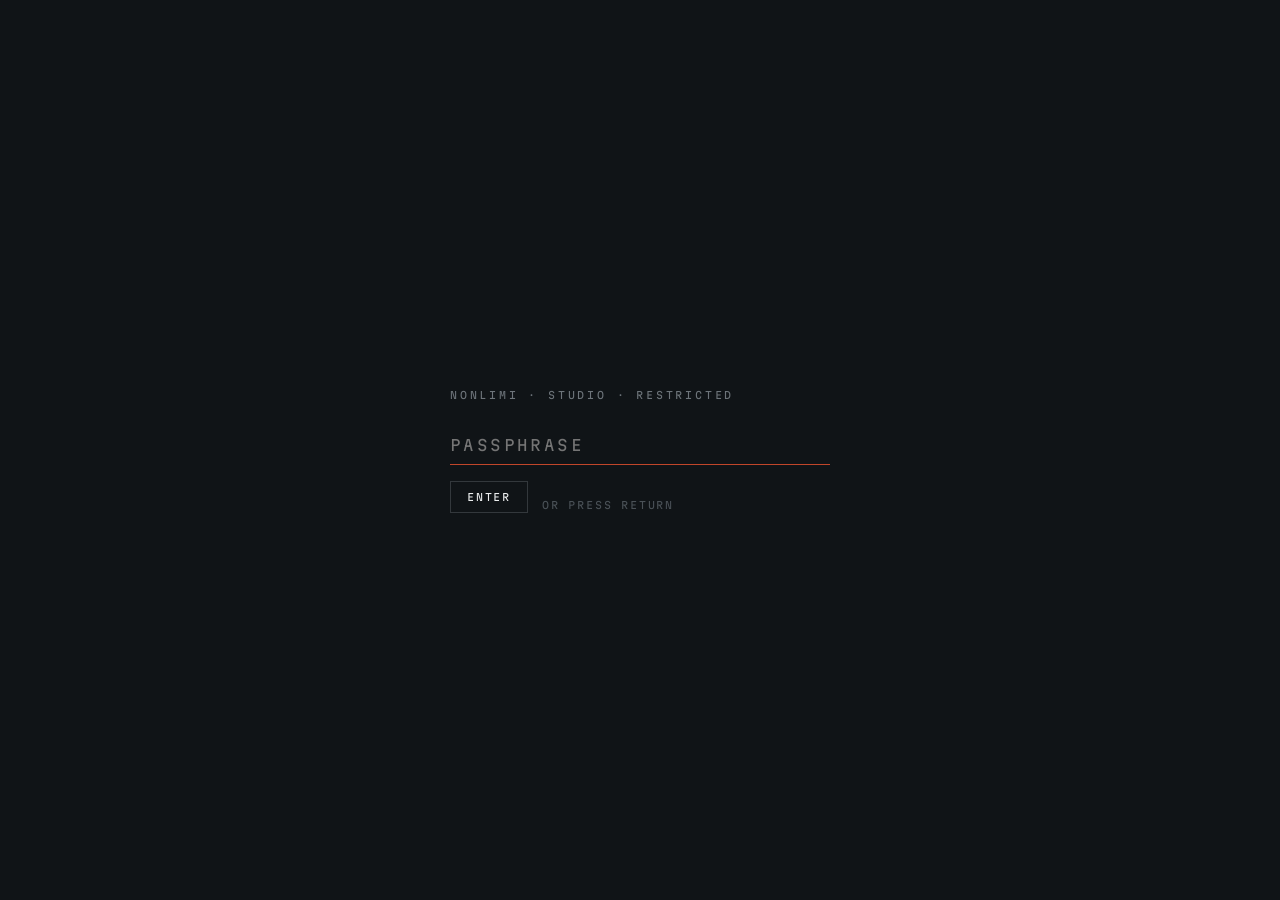
<file: studio/index.html>
<!DOCTYPE html>
<html lang="en">
<head>
<meta charset="UTF-8" />
<meta name="viewport" content="width=device-width, initial-scale=1.0" />
<title>Studio</title>
<meta name="robots" content="noindex, nofollow, noarchive, nosnippet, noimageindex" />
<meta name="googlebot" content="noindex, nofollow" />
<meta name="description" content="Nonlimi is the validation layer for physical AI. We turn simulation into release evidence: a machine-checkable verdict on whether a change to an autonomous system is fit to ship. Nonlimi Dynamics S.L., Madrid." />
<meta property="og:title" content="Nonlimi Dynamics — The Validation Layer for Physical AI" />
<meta property="og:description" content="A new form of life, documented before release." />
<meta property="og:type" content="website" />
<meta property="og:url" content="https://nonlimi.com/" />
<link rel="preconnect" href="https://fonts.googleapis.com" />
<link rel="preconnect" href="https://fonts.gstatic.com" crossorigin />
<link href="https://fonts.googleapis.com/css2?family=Saira:ital,wght@0,300;0,400;0,500;0,600;0,700&family=Spectral:ital,wght@0,500;1,400&family=Martian+Mono:wght@400;500;600&family=Anton&family=Marcellus&family=Big+Shoulders+Display:wght@700;900&family=Courier+Prime:ital,wght@0,400;0,700;1,400&family=Saira+Stencil+One&family=Syncopate:wght@400;700&family=VT323&family=Michroma&display=swap" rel="stylesheet" />
<style>
/* ==========================================================
   NONLIMI DYNAMICS S.L. — "THE NEW SPECIES" (direction 7a)
   Pigment on plate: no pure white, no pure black.
   Radius 0 everywhere. No shadows. Depth = hairlines + tints.
   Spectral is CAGED: display headlines and italic captions only.
   ========================================================== */
:root{
  --plate:#F8F5EC; --plate-2:#F4F1E8; --tint:#F1ECDD;
  --rule:#D3CCB8; --rule-2:#DDD6C2; --chip:#C6BFA9;
  --ink:#1C1A14; --body:#4A463A; --muted:#8D8672;
  --museum:#1E3B32; --museum-rule:#2A4436;
  --oxblood:#6E2B24;
  --ui:'Saira',system-ui,sans-serif;
  --serif:'Spectral',Georgia,serif;
  --mono:'Martian Mono',ui-monospace,monospace;
  --displayw:500; --displaytr:none; --displayls:-.005em; --h1max:56px;
  --markf:'Saira',sans-serif; --markw:500; --markls:.42em;
  --pad:clamp(20px,4.5vw,64px);
}
*{box-sizing:border-box;margin:0;padding:0;border-radius:0}
html{-webkit-text-size-adjust:100%;scroll-behavior:smooth}
body{
  background:var(--plate); color:var(--ink); padding-bottom:96px;
  font-family:var(--ui); font-weight:400;
  font-size:16px; line-height:1.7;
  font-variant-numeric:tabular-nums;
}
a{color:inherit;text-decoration:none}
svg{display:block;max-width:100%}

/* ---------- RECORD RAIL ---------- */
.rail{position:sticky;top:0;z-index:50;background:var(--museum);color:#F2F0EA;
  font-family:var(--mono);font-size:10px;font-weight:400;letter-spacing:.18em;
  text-transform:uppercase;display:flex;align-items:stretch}
.rail-m{padding:11px 18px;font-weight:500;letter-spacing:.30em;
  border-right:1px solid var(--museum-rule);white-space:nowrap}
.rail-f{padding:11px 18px;border-right:1px solid var(--museum-rule);
  color:rgba(248,245,236,.72);white-space:nowrap;overflow:hidden;text-overflow:ellipsis}
.rail-f b{color:var(--plate);font-weight:400}
.rail-n{display:flex;margin-left:auto}
.rail-n a{padding:11px 14px;color:rgba(248,245,236,.58);
  border-left:1px solid var(--museum-rule);transition:color .12s}
.rail-n a:hover{color:var(--oxblood);background:rgba(248,245,236,.04)}
@media(max-width:1100px){.rail-n{display:none}.rail-f:nth-child(n+4){display:none}}

/* ---------- SHEET ---------- */
.field{padding-left:var(--pad);padding-right:var(--pad)}
.wrap{max-width:1380px;margin:0 auto}
section{border-bottom:1px solid var(--rule);position:relative}
.pad{padding-top:clamp(56px,7vw,104px);padding-bottom:clamp(56px,7vw,104px)}
.alt{background:var(--plate-2)}

/* ---------- TYPE ---------- */
.lbl{font-family:var(--mono);font-size:10px;letter-spacing:.22em;text-transform:uppercase;
  color:var(--muted);margin-bottom:26px}
.lbl b{color:var(--oxblood);font-weight:500}
h1{font-family:var(--serif);font-weight:var(--displayw);font-size:clamp(30px,4.6vw,var(--h1max));
  line-height:1.14;color:var(--ink);letter-spacing:var(--displayls);text-transform:var(--displaytr);max-width:17ch}
h2{font-family:var(--serif);font-weight:var(--displayw);font-size:clamp(24px,3.2vw,38px);
  line-height:1.18;color:var(--ink);letter-spacing:var(--displayls);text-transform:var(--displaytr);max-width:21ch}
h3{font-family:var(--ui);font-weight:600;font-size:15px;line-height:1.35;
  text-transform:uppercase;letter-spacing:.05em;color:var(--ink)}
p{max-width:62ch;line-height:1.72;font-size:17px;color:var(--ink)}
p+p{margin-top:15px}
.cap{font-size:15px;color:var(--body);line-height:1.65}
.bino{font-family:var(--serif);font-style:italic;font-weight:400;color:var(--oxblood)}
.anno{font-family:var(--serif);font-style:italic;font-weight:400;color:var(--muted)}
strong{font-weight:600;color:var(--ink)}

/* ---------- WORDMARK LOCKUP ---------- */
.mark{display:inline-block;margin-bottom:40px}
.mark .w{font-family:var(--markf);font-weight:var(--markw);text-transform:uppercase;
  letter-spacing:var(--markls);font-size:clamp(20px,2.6vw,30px);line-height:1;
  color:var(--ink);display:block}
.mark .r{display:block;height:1px;background:var(--ink);margin-top:10px}
.mark .b{display:block;margin-top:9px;font-size:13px}

/* ---------- FIELD TABLE ---------- */
.ft{margin-top:44px;border-top:1px solid var(--rule);max-width:760px}
.ft-r{display:flex;justify-content:space-between;gap:24px;padding:12px 0;
  border-bottom:1px solid var(--rule-2);font-family:var(--mono);font-size:11px;
  letter-spacing:.14em;text-transform:uppercase}
.ft-r .k{color:var(--muted)}
.ft-r .v{color:var(--ink);text-align:right}
.ft-r .v.ox{color:var(--oxblood)}

/* ---------- PLATE ---------- */
.plate{background:var(--plate);border:1px solid var(--rule);padding:26px 24px 22px;position:relative}
.plate-n{font-family:var(--mono);font-size:10px;letter-spacing:.22em;
  text-transform:uppercase;color:var(--muted);margin-bottom:18px}
.plate-fig{background:var(--tint);border:1px solid var(--rule-2);padding:18px}
.plate-cap{margin-top:18px;text-align:center;font-size:15px}
.plate-cap .anno{display:block;margin-top:5px;font-size:14.5px;color:var(--body)}

/* ---------- CHIPS ---------- */
.chips{display:flex;flex-wrap:wrap;gap:8px;margin-top:26px}
.chip{border:1px solid var(--chip);padding:6px 11px;font-family:var(--mono);
  font-size:10px;letter-spacing:.18em;text-transform:uppercase;color:var(--muted)}
.chip.ox{border-color:var(--oxblood);color:var(--oxblood)}

/* ---------- GRIDS ---------- */
.g3{display:grid;grid-template-columns:repeat(3,1fr);gap:1px;background:var(--rule);
  border:1px solid var(--rule);margin-top:44px}
.g3>div{background:var(--plate);padding:28px 24px}
@media(max-width:900px){.g3{grid-template-columns:1fr}}
.cell-n{font-family:var(--mono);font-size:10px;letter-spacing:.22em;
  text-transform:uppercase;color:var(--oxblood);margin-bottom:16px}
.cell h3{margin-bottom:11px}
.cell p{font-size:16px;color:var(--ink);max-width:none}
.cell .anno{display:block;margin-top:14px;font-size:14.5px;color:var(--body)}

/* ---------- TREE ---------- */
.tree{margin-top:44px;border:1px solid var(--rule);background:var(--plate-2);padding:clamp(20px,3vw,36px)}
.tree-foot{margin-top:18px;font-family:var(--mono);font-size:10px;letter-spacing:.18em;
  text-transform:uppercase;color:var(--muted)}

/* ---------- CONTACT ---------- */
.mail{display:inline-block;margin-top:34px;font-family:var(--mono);
  font-size:clamp(14px,2vw,20px);letter-spacing:.08em;color:var(--ink);
  border-bottom:1px solid var(--oxblood);padding-bottom:5px;transition:color .12s}
.mail:hover{color:var(--oxblood)}

/* ---------- FOOTER ---------- */
footer{background:var(--museum);color:rgba(242,240,234,.78);
  font-family:var(--mono);font-size:10px;letter-spacing:.18em;text-transform:uppercase}
.foot{display:flex;flex-wrap:wrap;gap:14px 40px;justify-content:space-between;
  padding-top:24px;padding-bottom:24px}
.foot b{color:var(--plate);font-weight:400}

/* ---------- STUDIO CHROME ---------- */
#gate{position:fixed;inset:0;z-index:999;background:#101417;color:#ECEEEF;
  display:flex;align-items:center;justify-content:center;padding:24px}
#gate .box{width:100%;max-width:380px}
#gate .t{font-family:'Martian Mono',monospace;font-size:10px;letter-spacing:.28em;
  text-transform:uppercase;color:#6D747A;margin-bottom:22px}
#gate input{width:100%;background:transparent;border:0;border-bottom:1px solid #33383C;
  color:#ECEEEF;font-family:'Martian Mono',monospace;font-size:15px;letter-spacing:.16em;padding:10px 0;outline:none}
#gate input:focus{border-color:#C1462A}
#gate .h{margin-top:16px;font-family:'Martian Mono',monospace;font-size:10px;
  letter-spacing:.18em;text-transform:uppercase;color:#4A5157}
#gate .h.err{color:#C1462A}
#shell{display:none}
#note{border-bottom:1px solid var(--rule);background:var(--tint);padding:11px var(--pad);
  font-family:var(--mono);font-size:9.5px;letter-spacing:.16em;text-transform:uppercase;
  color:var(--body);display:flex;gap:10px 26px;flex-wrap:wrap}
#note b{color:var(--oxblood);font-weight:500}
#bar{position:fixed;left:0;right:0;bottom:0;z-index:200;background:#0F1215;
  border-top:1px solid #262B2E;padding:9px var(--pad);display:flex;align-items:center;
  gap:7px;flex-wrap:wrap;font-family:'Martian Mono',monospace;font-size:9.5px;
  letter-spacing:.14em;text-transform:uppercase}
#bar .lab{color:#6D747A}
#bar button{background:transparent;border:1px solid #33383C;color:#9AA1A6;font:inherit;
  letter-spacing:inherit;padding:6px 9px;cursor:pointer;transition:border-color .15s,color .15s}
#bar button:hover{color:#ECEEEF;border-color:#5A6166}
#bar button.on{color:#0F1215;background:#ECEEEF;border-color:#ECEEEF}
#bar .g{color:#E6A13F}
#bar .nav{margin-left:auto;color:#4A5157}
.dv{display:none}.dv.on{display:block}
.letterbox{background:#000;padding:24px 0;border:0}
.osd{font-family:'VT323',monospace;font-size:18px;color:var(--oxblood);letter-spacing:.05em}
.formhdr{border-top:2px solid var(--ink);border-bottom:2px solid var(--ink);padding:9px 0;
  display:flex;gap:18px;flex-wrap:wrap;font-family:'Courier Prime',monospace;font-size:12px;
  letter-spacing:.06em;text-transform:uppercase;color:var(--museum)}
.frow{display:flex;gap:14px;padding:9px 0;border-bottom:1px solid var(--rule-2);
  font-family:'Courier Prime',monospace;font-size:13px}
.frow .fk{color:var(--muted);min-width:120px;text-transform:uppercase;font-size:11px;letter-spacing:.1em}
.stamp{display:inline-block;border:4px double var(--oxblood);color:var(--oxblood);padding:9px 16px;
  transform:rotate(-8deg);font-family:'Saira Stencil One',sans-serif;font-size:21px;
  letter-spacing:.05em;margin-top:20px}
.tag{display:inline-block;border:2px solid var(--ink);padding:7px 12px;font-family:var(--mono);
  font-size:10px;letter-spacing:.18em;text-transform:uppercase;margin:0 8px 8px 0}
.tag.solid{background:var(--ink);color:var(--plate)}
/* ---------- MOTION — the plate change ----------
   A direction switch is a projector changeover: the outgoing plate
   retracts, the frame goes to ink for one held beat while every token
   swaps in the dark, and the incoming device draws itself on. The
   mount never moves; body copy never moves. Reduced-motion: instant. */
.plate-fig{position:relative}
.plate-fig.clack::after{content:"";position:absolute;inset:0;background:var(--ink);z-index:5}
.dv.retract{opacity:0;transition:opacity .18s steps(1,end)}
.dv .drawline{transition:none}
@media(prefers-reduced-motion:reduce){
  .plate-fig.clack::after{display:none}
  .dv,.dv.retract{opacity:1;transition:none}
}

</style>
</head>
<body>

<div id="gate"><div class="box">
  <div class="t">NONLIMI &middot; STUDIO &middot; RESTRICTED</div>
  <input id="pw" type="password" autocomplete="off" spellcheck="false" placeholder="PASSPHRASE" />
  <div style="display:flex;gap:14px;align-items:center;margin-top:16px">
    <button id="go" style="background:transparent;border:1px solid #33383C;color:#ECEEEF;font-family:'Martian Mono',monospace;font-size:10px;letter-spacing:.18em;text-transform:uppercase;padding:9px 16px;cursor:pointer">ENTER</button>
    <span class="h" id="hint">OR PRESS RETURN</span>
  </div>
</div></div>

<div id="shell">
<div id="note">
  <span>DIRECTION REVIEW &middot; NOT PUBLIC &middot; NOT INDEXED</span>
  <span>EVERY WORD IS IDENTICAL TO NONLIMI.COM &mdash; YOU ARE JUDGING <b>VISUALS ONLY</b></span>
</div>

<div class="rail">
  <div class="rail-m">NONLIMI</div>
  <div class="rail-f">SITE</div>
  <div class="rail-f"><b>NONLIMI.COM</b></div>
  <div class="rail-f">REV C</div>
  <div class="rail-f">2026&ndash;07&ndash;31</div>
  <nav class="rail-n">
    <a href="#problem">I &middot; THE PROBLEM</a>
    <a href="#plates">II &middot; THE PLATES</a>
    <a href="#tree">III &middot; THE TREE</a>
    <a href="#contact">IV &middot; CORRESPONDENCE</a>
  </nav>
</div>

<!-- ============ HERO ============ -->
<section class="pad" id="top">
  <div class="field wrap">

    <div class="mark">
      <span class="w">NONLIMI</span>
      <span class="r"></span>
      <span class="b bino">Dynamica non limitata</span>
    </div>

    <h1>A new form of life, documented before release.</h1>

    <p style="margin-top:26px;max-width:60ch">
      Nonlimi is the validation layer for physical AI. We turn simulation into release
      evidence: a machine-checkable verdict on whether a change to an autonomous system
      is fit to ship.
    </p>
    <p style="max-width:60ch"><strong>A result you can reproduce, hand over, and be held to.</strong></p>

    <!-- PLATE I — the specimen is the verdict, not the machine -->
    <div class="plate" style="margin-top:52px;max-width:860px">
      <div class="plate-n">PLATE I &middot; THE VERDICT</div>
      <div class="plate-fig">
        <!-- 7a THE NEW SPECIES — engraved plate with callouts -->
        <div class="dv" data-d="7a">
          <svg viewBox="0 0 860 250" aria-label="Engraved verdict record with callouts">
            <g fill="none" stroke="var(--ink)" stroke-width="1">
              <rect x="300" y="30" width="270" height="190"/><line x1="300" y1="64" x2="570" y2="64"/>
              <line x1="320" y1="94" x2="500" y2="94" stroke="var(--muted)"/>
              <line x1="320" y1="118" x2="530" y2="118" stroke="var(--muted)"/>
              <line x1="320" y1="142" x2="470" y2="142" stroke="var(--muted)"/>
              <line x1="300" y1="64" x2="215" y2="64"/><line x1="320" y1="142" x2="160" y2="182"/>
              <line x1="570" y1="188" x2="700" y2="188"/>
            </g>
            <g stroke="var(--oxblood)" stroke-width="1.6">
              <line x1="524" y1="178" x2="546" y2="200"/><line x1="546" y1="178" x2="524" y2="200"/>
            </g>
            <g font-family="'Martian Mono',monospace" font-size="9" letter-spacing="1.5" fill="var(--muted)">
              <text x="14" y="60">1 · BASELINE REFERENCE</text><text x="14" y="178">2 · REASON CODE</text>
              <text x="708" y="184">3 · EXIT STATUS</text>
              <text x="320" y="55" fill="var(--ink)">RUN RECORD</text>
              <text x="320" y="192" fill="var(--oxblood)">VERDICT — FAIL</text>
            </g>
          </svg>
        </div>

        <!-- 5b THE ENVELOPE — boundary and something crossing it -->
        <div class="dv" data-d="5b">
          <svg viewBox="0 0 860 250" aria-label="Operating envelope with an overshoot beyond the rated boundary">
            <g stroke="var(--rule)" stroke-width="1" fill="none">
              <line x1="70" y1="210" x2="800" y2="210"/><line x1="70" y1="20" x2="70" y2="210"/>
              <line x1="70" y1="150" x2="800" y2="150" stroke="var(--rule-2)"/>
              <line x1="70" y1="90" x2="800" y2="90" stroke="var(--rule-2)"/>
            </g>
            <path d="M70,196 L200,150 L360,118 L520,112 L650,140 L740,186 L740,210 L70,210 Z"
                  fill="var(--muted)" fill-opacity=".12" stroke="var(--muted)" stroke-width="1.5"/>
            <path d="M70,182 L210,120 L390,74 L560,66 L700,104 L800,166"
                  fill="none" stroke="var(--oxblood)" stroke-width="2"/>
            <g font-family="'Martian Mono',monospace" font-size="9" letter-spacing="1.4" fill="var(--muted)">
              <text x="70" y="232">GUST 12 M/S</text><text x="360" y="232">GNSS DENIED</text>
              <text x="660" y="232">CONTESTED RF</text>
              <text x="214" y="164" fill="var(--muted)">RATED</text>
              <text x="576" y="52" fill="var(--oxblood)">BEYOND</text>
            </g>
          </svg>
        </div>

        <!-- 5c FIRST LIGHT — the terminator line -->
        <div class="dv" data-d="5c">
          <svg viewBox="0 0 860 250" aria-label="Terminator line between night and first light">
            <defs><linearGradient id="dawn" x1="0" y1="1" x2="0" y2="0">
              <stop offset="0%" stop-color="#0B0D10"/><stop offset="62%" stop-color="#1C242D"/>
              <stop offset="100%" stop-color="#E6A13F"/></linearGradient></defs>
            <rect x="0" y="0" width="860" height="150" fill="url(#dawn)"/>
            <rect x="0" y="151" width="860" height="99" fill="#F3EDE2"/>
            <line x1="0" y1="150.5" x2="860" y2="150.5" stroke="#E6A13F" stroke-width="1"/>
            <rect x="120" y="142" width="8" height="8" fill="#E6A13F"/>
            <g font-family="'Martian Mono',monospace" font-size="9" letter-spacing="1.5">
              <text x="20" y="30" fill="#6D747A">NIGHT — SIMULATED</text>
              <text x="20" y="180" fill="#6D747A">FIRST LIGHT — FLOWN</text>
              <text x="700" y="30" fill="#E6A13F">SUNRISE</text>
            </g>
          </svg>
        </div>

        <!-- 5a THE PROGRAMME — trajectory arc, no stars -->
        <div class="dv" data-d="5a">
          <svg viewBox="0 0 860 250" aria-label="Trajectory arc over a planetary curve">
            <path d="M-40,250 Q430,150 900,250" fill="none" stroke="var(--muted)" stroke-width="1.2"/>
            <path d="M90,232 Q430,20 780,150" fill="none" stroke="var(--rule)" stroke-width="1"
                  stroke-dasharray="3 7"/>
            <g stroke="var(--muted)" stroke-width="1">
              <line x1="200" y1="176" x2="200" y2="186"/><line x1="330" y1="126" x2="330" y2="136"/>
              <line x1="460" y1="104" x2="460" y2="114"/><line x1="590" y1="110" x2="590" y2="120"/>
            </g>
            <circle cx="640" cy="120" r="4.5" fill="var(--oxblood)"/>
            <g font-family="'Martian Mono',monospace" font-size="9" letter-spacing="1.6" fill="var(--muted)">
              <text x="90" y="252">EPOCH II</text><text x="600" y="100" fill="var(--oxblood)">IN PROGRESS</text>
            </g>
            <text x="20" y="90" font-family="Michroma,sans-serif" font-size="72"
                  fill="var(--muted)" opacity=".16">II</text>
          </svg>
        </div>

        <!-- 6a THE WHITE LIMBO — one subject, one long shadow -->
        <div class="dv" data-d="6a">
          <svg viewBox="0 0 860 250" aria-label="A single small subject casting a long flat shadow in an empty field">
            <rect x="0" y="0" width="860" height="250" fill="var(--bg)"/>
            <path d="M430,168 L700,196 L700,202 L430,180 Z" fill="var(--rule)"/>
            <rect x="420" y="152" width="16" height="16" fill="var(--oxblood)"/>
            <g font-family="'Martian Mono',monospace" font-size="9" letter-spacing="1.8" fill="var(--muted)">
              <text x="20" y="26">WORLD — OF ∞</text><text x="20" y="238">NO SECOND CHANCES REQUIRED</text>
              <text x="452" y="150" fill="var(--oxblood)">SUBJECT: 1</text>
            </g>
          </svg>
        </div>

        <!-- 6c THE TRANSMISSION — letterboxed feed with OSD -->
        <div class="dv" data-d="6c">
          <div class="letterbox">
            <div style="padding:0 20px 14px;display:flex;justify-content:space-between;flex-wrap:wrap;gap:10px">
              <span class="osd">REC · TRANSMISSION</span><span class="osd">CAM 02 · RANGE B</span>
            </div>
            <div style="background:#070A09;border-top:1px solid #1A2620;border-bottom:1px solid #1A2620;
                        padding:44px 20px;text-align:center">
              <div style="font-family:'Syncopate',sans-serif;font-weight:400;font-size:11px;
                          letter-spacing:.5em;color:#4E7A63">NONLIMI PRESENTS</div>
              <div style="font-family:'Syncopate',sans-serif;font-weight:700;font-size:24px;
                          letter-spacing:.06em;color:#DFF5E6;margin-top:14px">THE VERDICT</div>
            </div>
            <div style="padding:14px 20px 0"><span class="osd">A SIMULATION IN N PARTS</span></div>
          </div>
        </div>

        <!-- 7c THE CHOREOGRAPHY — staff, beats, playhead -->
        <div class="dv" data-d="7c">
          <svg viewBox="0 0 860 250" aria-label="A five-line staff with beat marks and a playhead">
            <g stroke="var(--rule)" stroke-width="1">
              <line x1="40" y1="80" x2="820" y2="80"/><line x1="40" y1="104" x2="820" y2="104"/>
              <line x1="40" y1="128" x2="820" y2="128"/><line x1="40" y1="152" x2="820" y2="152"/>
              <line x1="40" y1="176" x2="820" y2="176"/>
            </g>
            <path d="M60,168 C220,60 380,190 540,96 C640,44 720,120 800,104"
                  fill="none" stroke="var(--ink)" stroke-width="1.4"/>
            <g fill="var(--oxblood)">
              <circle cx="160" cy="120" r="4.5"/><circle cx="330" cy="146" r="4.5"/>
              <circle cx="540" cy="96" r="4.5"/><circle cx="720" cy="112" r="4.5"/>
            </g>
            <line x1="470" y1="60" x2="470" y2="196" stroke="var(--oxblood)" stroke-width="2"/>
            <g font-family="'Martian Mono',monospace" font-size="9" letter-spacing="1.8" fill="var(--muted)">
              <text x="40" y="46">MOVEMENT II — ADAGIO</text><text x="40" y="222">ENTRANCE</text>
              <text x="300" y="222">HOLD</text><text x="520" y="222">TURN</text><text x="720" y="222">LANDING</text>
            </g>
          </svg>
        </div>

        <!-- 6b THE BUREAU — everything is a form -->
        <div class="dv" data-d="6b">
          <div class="formhdr">
            <span>FORM NL&ndash;104</span><span>APPLICATION FOR PERMISSION TO EXCEED</span><span>COPY 1 OF 3</span>
          </div>
          <div class="frow"><span class="fk">REQUEST</span><span>Run the change against the recorded baseline.</span></div>
          <div class="frow"><span class="fk">GROUNDS</span><span>A verdict is required before release.</span></div>
          <div class="frow"><span class="fk">WITNESSES</span><span>SIM CORE</span></div>
          <div class="stamp">APPROVED<br /><span style="font-size:11px;letter-spacing:.2em">IN SIMULATION</span></div>
        </div>

        <!-- 7b THE STORM CATALOGUE — stock tags -->
        <div class="dv" data-d="7b">
          <div style="text-align:center;border-top:2px solid var(--ink);border-bottom:2px solid var(--ink);padding:14px 0;margin-bottom:20px">
            <div style="font-family:'Anton',sans-serif;font-size:30px;letter-spacing:.015em;color:var(--ink)">NONLIMI</div>
            <div style="font-family:var(--mono);font-size:9.5px;letter-spacing:.22em;color:var(--muted);margin-top:7px">PURVEYORS OF FINE CATASTROPHES</div>
          </div>
          <div>
            <span class="tag">CAT. BESPOKE &middot; <span style="color:var(--oxblood)">IN STOCK</span></span>
            <span class="tag solid">SUPPLIED TO DATE</span>
            <span class="tag">GNSS FOG</span><span class="tag">NAMED STORM</span>
          </div>
          <div style="margin-top:16px;border:1px solid var(--rule);padding:10px 12px;
                      font-family:var(--mono);font-size:9.5px;letter-spacing:.16em;color:var(--muted)">
            ALL SALES FINAL. NO REFUNDS ON SURVIVED STORMS.
          </div>
        </div>

        <!-- 8a THE EXPEDITION — voyage out, specimens back -->
        <div class="dv" data-d="8a">
          <svg viewBox="0 0 860 250" aria-label="Trajectory arc, flown then projected, with a landfall node">
            <text x="640" y="96" font-family="var(--display)" font-size="96" fill="var(--muted)" opacity=".2">II</text>
            <path d="M40,236 Q300,140 470,120" fill="none" stroke="var(--oxblood)" stroke-width="2"/>
            <path d="M470,120 Q640,102 820,40" fill="none" stroke="var(--brass,#A67C34)" stroke-width="2" stroke-dasharray="7 6"/>
            <path d="M40,214 Q320,110 820,18" fill="none" stroke="var(--rule)" stroke-width="1"/>
            <circle cx="470" cy="120" r="5" fill="var(--oxblood)"/>
            <path d="M258,166 l7,-11 l7,11 z" fill="var(--brass,#A67C34)"/>
            <g font-family="'Martian Mono',monospace" font-size="9" letter-spacing="1.5" fill="var(--muted)">
              <text x="40" y="252">DEPARTED</text><text x="424" y="146" fill="var(--oxblood)">LANDFALL</text>
              <text x="700" y="30" fill="var(--brass,#A67C34)">PROJECTED</text>
            </g>
          </svg>
        </div>

        <!-- 10a THE GOLDEN RECORD — the groove index -->
        <div class="dv" data-d="10a">
          <svg viewBox="0 0 860 250" aria-label="Radial groove index disc, line only">
            <g fill="none" stroke="var(--oxblood)">
              <circle cx="430" cy="125" r="112" stroke-width="1.2"/>
              <circle cx="430" cy="125" r="84" stroke-width="0.8"/>
              <circle cx="430" cy="125" r="56" stroke-width="0.8"/>
              <circle cx="430" cy="125" r="30" stroke-width="0.8" stroke-dasharray="3 5"/>
              <line x1="351" y1="46" x2="509" y2="204"/>
              <line x1="509" y1="46" x2="351" y2="204" stroke-dasharray="6 5"/>
              <line x1="430" y1="13" x2="430" y2="125" stroke-dasharray="2 5"/>
            </g>
            <circle cx="430" cy="125" r="4" fill="var(--oxblood)"/>
            <g font-family="'Martian Mono',monospace" font-size="9" letter-spacing="1.6" fill="var(--muted)">
              <text x="524" y="42">SIDE A</text><text x="228" y="216">ORIGIN</text><text x="524" y="216">CURRENT</text>
            </g>
          </svg>
        </div>

        <!-- 10c THE EPHEMERIS — the delta column -->
        <div class="dv" data-d="10c">
          <div style="border-top:2px solid var(--ink);border-bottom:1px solid var(--ink);padding:8px 0;
                      display:flex;font-family:var(--mono);font-size:9px;letter-spacing:.18em;color:var(--muted)">
            <span style="flex:2">CONDITION</span><span style="flex:1.4">PREDICTED</span>
            <span style="flex:1.4">OBSERVED</span><span style="flex:.7;text-align:right">&Delta;</span>
          </div>
          <div style="font-family:var(--mono);font-size:10.5px;letter-spacing:.06em">
            <div style="display:flex;padding:9px 0;border-bottom:1px solid var(--rule-2)">
              <span style="flex:2">GUST</span><span style="flex:1.4;color:var(--muted)">HOLDS</span>
              <span style="flex:1.4;color:var(--muted)">HELD</span>
              <span style="flex:.7;text-align:right;color:var(--inst)">&#10003;</span></div>
            <div style="display:flex;padding:9px 0;border-bottom:1px solid var(--rule-2);background:var(--tint)">
              <span style="flex:2">SENSOR DENIED</span><span style="flex:1.4;color:var(--muted)">DRIFT WITHIN BOUND</span>
              <span style="flex:1.4;color:var(--muted)">&mdash;</span>
              <span style="flex:.7;text-align:right;color:var(--oxblood)">PRINTED</span></div>
            <div style="display:flex;padding:9px 0;border-bottom:1px solid var(--rule-2)">
              <span style="flex:2">REDUCED VISIBILITY</span><span style="flex:1.4;color:var(--muted)">PROCEEDS</span>
              <span style="flex:1.4;color:var(--muted)">AWAITING</span>
              <span style="flex:.7;text-align:right"><span style="display:inline-block;width:8px;height:8px;background:var(--oxblood)"></span></span></div>
          </div>
          <div style="margin-top:12px;font-family:var(--display);font-style:italic;font-size:14px;color:var(--body)">
            When the prediction misses, the miss is what gets printed.
          </div>
        </div>

        <!-- 10d THE WORLD MACHINE — the title block -->
        <div class="dv" data-d="10d">
          <svg viewBox="0 0 860 250" aria-label="Orrery drawn as an engineering sheet with a title block">
            <g fill="none" stroke="var(--ink)">
              <rect x="6" y="6" width="848" height="238" stroke-width="1.2"/>
              <rect x="16" y="16" width="828" height="218" stroke-width="0.7"/>
            </g>
            <g fill="none" stroke="var(--ink)" stroke-width="0.9">
              <circle cx="360" cy="125" r="96" stroke-dasharray="5 6"/>
              <circle cx="360" cy="125" r="72" stroke-dasharray="5 6"/>
              <circle cx="360" cy="125" r="48" stroke-dasharray="5 6"/>
              <circle cx="360" cy="125" r="26" stroke-dasharray="5 6"/>
              <circle cx="360" cy="125" r="13" stroke-width="1.2"/>
              <line x1="360" y1="125" x2="452" y2="79"/>
            </g>
            <rect x="446" y="70" width="15" height="15" fill="none" stroke="var(--oxblood)" stroke-width="1.4" transform="rotate(16 453 77)"/>
            <g fill="none" stroke="var(--ink)" stroke-width="0.9">
              <rect x="620" y="152" width="212" height="66"/>
              <line x1="620" y1="174" x2="832" y2="174"/><line x1="620" y1="196" x2="832" y2="196"/>
              <line x1="700" y1="152" x2="700" y2="218"/>
            </g>
            <g font-family="'Martian Mono',monospace" font-size="8.5" letter-spacing="1.4" fill="var(--muted)">
              <text x="628" y="167">DRAWN</text><text x="628" y="189">CHECKED</text><text x="628" y="211">REV</text>
              <text x="708" y="167">&mdash;</text><text x="708" y="189">&mdash;</text><text x="708" y="211">&mdash;</text>
              <text x="300" y="100">SUN GEAR</text><text x="300" y="160">ORBIT · WEATHER</text>
              <text x="40" y="230">SCALE 1 : &#8734;</text>
            </g>
          </svg>
        </div>

        <!-- 11a THE GROUND SEGMENT — the site plan -->
        <div class="dv" data-d="11a">
          <svg viewBox="0 0 860 250" aria-label="Plan-view site drawing with survey monuments">
            <rect x="40" y="24" width="700" height="200" fill="none" stroke="var(--muted)"
                  stroke-width="1" stroke-dasharray="8 6"/>
            <g fill="none" stroke="var(--ink)" stroke-width="1">
              <circle cx="180" cy="92" r="26"/><line x1="180" y1="58" x2="180" y2="126"/><line x1="146" y1="92" x2="214" y2="92"/>
              <circle cx="400" cy="156" r="26"/><line x1="400" y1="122" x2="400" y2="190"/><line x1="366" y1="156" x2="434" y2="156"/>
              <circle cx="600" cy="80" r="26"/><line x1="600" y1="46" x2="600" y2="114"/><line x1="566" y1="80" x2="634" y2="80"/>
            </g>
            <circle cx="400" cy="156" r="4.5" fill="var(--oxblood)"/>
            <g fill="none" stroke="var(--ink)" stroke-width="1"><line x1="706" y1="70" x2="706" y2="40"/></g>
            <path d="M706,34 l5,10 l-10,0 z" fill="var(--ink)"/>
            <g font-family="'Martian Mono',monospace" font-size="8.5" letter-spacing="1.5" fill="var(--muted)">
              <text x="146" y="140">ARRAY A · WORLDS</text><text x="366" y="204">ARRAY B · DATA</text>
              <text x="566" y="128">ARRAY C · RANGE</text><text x="700" y="86">N</text>
              <text x="40" y="244">SITE PLAN · SCALE 1:2000</text>
            </g>
          </svg>
        </div>

        <!-- 11b THE BEDROCK — the core sample -->
        <div class="dv" data-d="11b">
          <svg viewBox="0 0 860 250" aria-label="Stacked strata from deployed autonomy down to physics">
            <rect x="0" y="0"   width="860" height="26" fill="#E9E4D2"/>
            <rect x="0" y="26"  width="860" height="40" fill="#C9B183"/>
            <rect x="0" y="66"  width="860" height="52" fill="#A98F5F"/>
            <rect x="0" y="118" width="860" height="60" fill="#7D6A48"/>
            <rect x="0" y="178" width="860" height="72" fill="#33302B"/>
            <g font-family="'Martian Mono',monospace" font-size="9" letter-spacing="1.5">
              <text x="16" y="18" fill="#33302B">DEPLOYED AUTONOMY</text>
              <text x="16" y="52" fill="#33302B">PROVING RANGE</text>
              <text x="16" y="98" fill="#33302B">SIMULATION</text>
              <text x="16" y="154" fill="#EFE9DC">WORLD DATA</text>
              <text x="16" y="222" fill="#EFE9DC">PHYSICS · BEDROCK</text>
              <text x="700" y="18" fill="#7D6A48">THEIRS, FLYING</text>
              <text x="782" y="52" fill="#33302B">OURS</text><text x="782" y="98" fill="#33302B">OURS</text>
              <text x="782" y="154" fill="#EFE9DC">OURS</text>
              <text x="678" y="222" fill="#EFE9DC">OURS · LOAD-BEARING</text>
            </g>
          </svg>
        </div>

        <!-- 11c THE MILESTONE ROAD — milestone and section cut -->
        <div class="dv" data-d="11c">
          <svg viewBox="0 0 860 250" aria-label="A milestone column beside a road section cut">
            <g fill="none" stroke="var(--ink)" stroke-width="1.2">
              <path d="M196,236 L212,74 A34,34 0 0 1 280,74 L296,236"/>
              <path d="M176,236 L316,236 L306,214 L186,214 Z"/>
            </g>
            <g font-family="var(--display)" text-anchor="middle" fill="var(--ink)">
              <text x="246" y="112" font-size="19">M</text><text x="246" y="136" font-size="19">IV</text>
            </g>
            <text x="246" y="196" text-anchor="middle" font-family="var(--display)" font-size="15"
                  letter-spacing="2" fill="var(--oxblood)">MILLIARIVM</text>
            <g stroke="var(--ink)" stroke-width="1" fill="none"><rect x="500" y="40" width="320" height="190"/></g>
            <rect x="501" y="41" width="318" height="44" fill="#C8B082"/>
            <rect x="501" y="85" width="318" height="46" fill="#A98F5F"/>
            <rect x="501" y="131" width="318" height="48" fill="#7D6A48"/>
            <rect x="501" y="179" width="318" height="50" fill="#51493C"/>
            <g font-family="'Martian Mono',monospace" font-size="8.5" letter-spacing="1.5" text-anchor="end">
              <text x="808" y="68" fill="#2B2620">SUMMUM · DEPLOYED</text>
              <text x="808" y="114" fill="#2B2620">NUCLEUS · PROVING</text>
              <text x="808" y="162" fill="#ECE5D6">RUDUS · SIMULATION</text>
              <text x="808" y="212" fill="#ECE5D6">STATUMEN · DATA</text>
            </g>
            <text x="500" y="30" font-family="'Martian Mono',monospace" font-size="8.5"
                  letter-spacing="1.6" fill="var(--muted)">SECTION CUT · VIA AUTONOMA</text>
          </svg>
        </div>

      </div>
      <div class="plate-cap">
        <span class="bino">Verdictum reproducibile</span>
        <span class="anno">&mdash; the same input, the same answer, on the same machine</span>
      </div>
    </div>

    <!-- FIELD TABLE -->
    <div class="ft">
      <div class="ft-r"><span class="k">SUBJECT</span><span class="v">AUTONOMOUS SYSTEMS UNDER CHANGE</span></div>
      <div class="ft-r"><span class="k">METHOD</span><span class="v">DETERMINISTIC SIMULATION &middot; RECORDED BASELINE</span></div>
      <div class="ft-r"><span class="k">OUTPUT</span><span class="v">REASON-CODED PASS / FAIL VERDICT</span></div>
      <div class="ft-r"><span class="k">NATURAL PREDATOR</span><span class="v ox">THE REGRESSION NOBODY CAUGHT</span></div>
      <div class="ft-r"><span class="k">LICENCE</span><span class="v">APACHE&ndash;2.0 CORE &middot; SOURCE TO PARTNERS AS THE PROGRAM OPENS</span></div>
    </div>

  </div>
</section>

<!-- ============ I — THE PROBLEM ============ -->
<section class="pad alt" id="problem">
  <div class="field wrap">
    <div class="lbl">I &middot; THE PROBLEM</div>
    <h2>Physical AI has no release process.</h2>
    <p style="margin-top:26px">
      Software solved this twenty years ago. Write a test, gate the merge, ship on green.
      The evidence is produced by the pipeline, it is the same every time, and nobody has
      to be in the room for it to count.
    </p>
    <p>
      Autonomous systems still ship on judgement. A demo that went well. A field trial that
      did not crash. A simulation job that someone re-ran until it passed. Each of those is
      an impression of safety, and none of them survives being asked to prove it &mdash; to a
      customer, to an insurer, or to yourself at three in the morning after an incident.
    </p>
    <p>
      That does not scale with fleet size, and it does not transfer between teams. It is
      the bottleneck between a machine that works and a machine you can ship.
    </p>
  </div>
</section>

<!-- ============ II — THE PLATES ============ -->
<section class="pad" id="plates">
  <div class="field wrap">
    <div class="lbl">II &middot; THE PLATES &mdash; <b>WHAT WE DO</b></div>
    <h2>We make simulation produce evidence, not impressions.</h2>

    <div class="g3">
      <div class="cell">
        <div class="cell-n">PLATE II</div>
        <h3>Deterministic verdicts</h3>
        <p>Same seed, same architecture, same answer. A result you cannot reproduce is not evidence &mdash; it is an anecdote with a chart attached.</p>
        <span class="anno">&mdash; measured on same-architecture runs</span>
      </div>
      <div class="cell">
        <div class="cell-n">PLATE III</div>
        <h3>Reason codes, not red</h3>
        <p>A failure names what moved against a recorded baseline. &ldquo;The build is broken&rdquo; is not a finding. &ldquo;Minimum clearance fell below baseline&rdquo; is.</p>
        <span class="anno">&mdash; the diagnosis, not the alarm</span>
      </div>
      <div class="cell">
        <div class="cell-n">PLATE IV</div>
        <h3>Evidence that travels</h3>
        <p>Verdicts, reason codes and the runs behind them are artifacts you can hand to someone else. Designed to support the safety case you have to make &mdash; never a claim to have made it for you.</p>
        <span class="anno">&mdash; a record, not a reassurance</span>
      </div>
    </div>

    <div class="chips">
      <div class="chip">PLATE</div>
      <div class="chip">FIELD NOTE</div>
      <div class="chip">RUN RECORD</div>
      <div class="chip ox">REV C &middot; CURRENT</div>
    </div>
  </div>
</section>

<!-- ============ III — THE TREE ============ -->
<section class="pad alt" id="tree">
  <div class="field wrap">
    <div class="lbl">III &middot; THE TREE &mdash; <b>LABELLED AS NEXT, NOT AS NOW</b></div>
    <h2>One engine. Everything else descends from it.</h2>
    <p style="margin-top:26px">
      Everything above the line is direction, not availability. What ships today we publish
      in full to the teams we work with, item by item, including what is not in hand &mdash; we
      do not summarise it here, because a summary of a build state is how a build state
      starts drifting.
    </p>

    <div class="tree">
      <svg viewBox="0 0 1180 262" role="img" aria-label="Evolutionary tree of planned descendants from today's engine">
          <g fill="none" stroke="#D3CCB8" stroke-width="1">
            <line x1="40" y1="220" x2="1140" y2="220"/>
          </g>
          <g fill="none" stroke="#1C1A14" stroke-width="1.2">
            <line x1="120" y1="220" x2="120" y2="110"/>
            <line x1="120" y1="110" x2="1040" y2="110"/>
            <line x1="288" y1="110" x2="288" y2="64"/>
            <line x1="476" y1="110" x2="476" y2="64"/>
            <line x1="664" y1="110" x2="664" y2="64"/>
            <line x1="852" y1="110" x2="852" y2="64"/>
            <line x1="1040" y1="110" x2="1040" y2="64"/>
          </g>
          <g stroke="#6E2B24" stroke-width="2"><line x1="120" y1="236" x2="120" y2="206"/></g>
          <g font-family="'Martian Mono',monospace" font-size="10" letter-spacing="2" fill="#6E2B24">
            <text x="108" y="254">TODAY</text>
          </g>
          <g font-family="'Martian Mono',monospace" font-size="9.5" letter-spacing="1.4" fill="#8D8672">
            <text x="242" y="52">NONLIMI CLOUD</text>
            <text x="430" y="52">EVIDENCE</text>
            <text x="608" y="52">INCIDENT REPLAY</text>
            <text x="800" y="52">NONLIMI MARKET</text>
            <text x="984" y="52">SOVEREIGNTY</text>
          </g>
          <g font-family="'Martian Mono',monospace" font-size="9.5" letter-spacing="1.4" fill="#1C1A14">
            <text x="138" y="150">THE ENGINE</text>
          </g>
        </svg>
      <div class="tree-foot">// NO DATES. COMMITMENTS WE CANNOT GOVERN DO NOT GO IN PRINT.</div>
    </div>

    <div class="g3" style="margin-top:1px">
      <div class="cell">
        <div class="cell-n">DESCENDANT I</div>
        <h3>Nonlimi Cloud</h3>
        <p>Parallel execution, scenario generation, CI-native team workflow.</p>
      </div>
      <div class="cell">
        <div class="cell-n">DESCENDANT II</div>
        <h3>Evidence</h3>
        <p>Published run series with N stated. A reason-code taxonomy broad enough to describe what actually goes wrong.</p>
      </div>
      <div class="cell">
        <div class="cell-n">DESCENDANT III</div>
        <h3>Incident replay</h3>
        <p>Becomes a product job only when the sim-to-real evidence supports it &mdash; not before.</p>
      </div>
      <div class="cell">
        <div class="cell-n">DESCENDANT IV</div>
        <h3>Nonlimi Market</h3>
        <p>A shared scenario and asset exchange.</p>
      </div>
      <div class="cell">
        <div class="cell-n">DESCENDANT V</div>
        <h3>Sovereignty</h3>
        <p>A deployment option under no non-EU corporate control.</p>
      </div>
    </div>
  </div>
</section>

<!-- ============ IV — CORRESPONDENCE ============ -->
<section class="pad" id="contact">
  <div class="field wrap">
    <div class="lbl">IV &middot; CORRESPONDENCE</div>
    <h2>If release confidence is your bottleneck, we would like to hear about it.</h2>
    <p style="margin-top:26px">
      We work with a small number of teams at a time, closely, and we would rather tell you
      early that it is not a fit than find out slowly together.
    </p>
    <a class="mail" href="mailto:sp@nonlimi.com">sp@nonlimi.com</a>
  </div>
</section>

<footer>
  <div class="field foot wrap">
    <span>NONLIMI DYNAMICS S.L. &middot; <b>MADRID, ES</b></span>
    <span>REV <b>C</b> &middot; 2026&ndash;07&ndash;31</span>
    <span>&copy; 2026 NONLIMI DYNAMICS S.L.</span>
  </div>
</footer>


</div><!-- /shell -->
<div id="bar"></div>
<script>
(function () {
  /* Passphrase is a privacy screen, not security: static host, no server-side auth. */
  var KEY = 'dynamica';
  var gate=document.getElementById('gate'), pw=document.getElementById('pw'),
      hint=document.getElementById('hint'), shell=document.getElementById('shell');
  pw.addEventListener('keydown', function (e) {
    if (e.key !== 'Enter') return;
    tryOpen();
  });
  function tryOpen(){
    if (pw.value.trim().toLowerCase() === KEY) {
      gate.style.display='none'; shell.style.display='block'; apply(order[0], true);
    } else { hint.textContent='NOT RECOGNISED'; hint.className='h err'; pw.value=''; }
  }
  document.getElementById('go').addEventListener('click', tryOpen);
  pw.focus();

  var T = {
    '7a': { n:'THE NEW SPECIES', r:'GREAT', v:{plate:'#F8F5EC',plate2:'#F4F1E8',tint:'#F1ECDD',rule:'#D3CCB8',rulet:'#DDD6C2',chipb:'#C6BFA9', ink:'#1C1A14',body:'#4A463A',muted:'#8D8672',museum:'#1E3B32',museumrule:'#2A4436',oxblood:'#6E2B24'}, f:{display:"'Spectral',Georgia,serif",displayw:'500',displaytr:'none',displayls:'-.005em', markf:"'Saira',sans-serif",markw:'500',markls:'.42em',h1max:'56px'} },
    '5b': { n:'THE ENVELOPE', r:'GREAT', v:{plate:'#101417',plate2:'#0D1113',tint:'#151A1E',rule:'#262B2E',rulet:'#20262B',chipb:'#33383C', ink:'#F4F6F7',body:'#A8B0B4',muted:'#6D747A',museum:'#0A0D0F',museumrule:'#20262B',oxblood:'#C1462A'}, f:{display:"'Saira',sans-serif",displayw:'700',displaytr:'none',displayls:'-.03em', markf:"'Saira',sans-serif",markw:'700',markls:'.05em',h1max:'52px'} },
    '5bL': { n:'THE ENVELOPE — LIGHT', r:'GREAT', v:{plate:'#ECEEEF',plate2:'#E6E9EA',tint:'#E1E5E6',rule:'#CFD4D7',rulet:'#D9DDDF',chipb:'#C0C6C9', ink:'#191D20',body:'#4A5157',muted:'#6D747A',museum:'#191D20',museumrule:'#33383C',oxblood:'#C1462A'}, f:{display:"'Saira',sans-serif",displayw:'700',displaytr:'none',displayls:'-.03em', markf:"'Saira',sans-serif",markw:'700',markls:'.05em',h1max:'52px'} },
    '5c': { n:'FIRST LIGHT', r:'GREAT', v:{plate:'#0B0D10',plate2:'#101418',tint:'#1C242D',rule:'#21262C',rulet:'#1A1F24',chipb:'#2A323C', ink:'#F3EDE2',body:'#A9A698',muted:'#6D747A',museum:'#07090B',museumrule:'#1C242D',oxblood:'#E6A13F'}, f:{display:"'Saira',sans-serif",displayw:'300',displaytr:'none',displayls:'.1em', markf:"'Saira',sans-serif",markw:'300',markls:'.3em',h1max:'46px'} },
    '8a': { n:'THE EXPEDITION', r:'GREAT', v:{plate:'#F4F1E8',plate2:'#F8F5EC',tint:'#EFEBE0',rule:'#D3CCB8',rulet:'#DDD6C2',chipb:'#C6BFA9', ink:'#1C1A14',body:'#4A463A',muted:'#8D8672',museum:'#1E3B32',museumrule:'#2A4436',oxblood:'#6E2B24', brass:'#A67C34'}, f:{display:"'Spectral',Georgia,serif",displayw:'500',displaytr:'none',displayls:'-.005em', markf:"'Saira',sans-serif",markw:'500',markls:'.42em',h1max:'54px'} },
    '10a': { n:'THE GOLDEN RECORD', r:'GREAT', v:{plate:'#0E0C08',plate2:'#131009',tint:'#17130B',rule:'#2A2416',rulet:'#221D12',chipb:'#6B5313', ink:'#E8E2D2',body:'#A9A392',muted:'#6B5313',museum:'#000000',museumrule:'#2A2416',oxblood:'#C9A227'}, f:{display:"'Syncopate',sans-serif",displayw:'400',displaytr:'uppercase',displayls:'.06em', markf:"'Syncopate',sans-serif",markw:'400',markls:'.22em',h1max:'32px'} },
    '10c': { n:'THE EPHEMERIS', r:'GREAT', v:{plate:'#F6F2E6',plate2:'#F1ECDE',tint:'#EDE7D6',rule:'#D5CDB8',rulet:'#E0D9C6',chipb:'#C4BBA4', ink:'#221F18',body:'#4C4738',muted:'#857E6B',museum:'#2C4A6E',museumrule:'#1F3654',oxblood:'#B23A24'}, f:{display:"'Spectral',Georgia,serif",displayw:'500',displaytr:'none',displayls:'-.005em', markf:"'Spectral',Georgia,serif",markw:'500',markls:'.18em',h1max:'52px'} },
    '11a': { n:'THE GROUND SEGMENT', r:'GREAT', v:{plate:'#262B27',plate2:'#2B302C',tint:'#30352F',rule:'#3D443E',rulet:'#363C37',chipb:'#5C675E', ink:'#E8EBE5',body:'#B4BAB2',muted:'#8A948B',museum:'#1B1F1C',museumrule:'#3D443E',oxblood:'#D97B2C'}, f:{display:"'Big Shoulders Display',sans-serif",displayw:'900',displaytr:'uppercase',displayls:'.01em', markf:"'Saira',sans-serif",markw:'500',markls:'.34em',h1max:'78px'} },
    '11b': { n:'THE BEDROCK', r:'GREAT', v:{plate:'#EFE9DC',plate2:'#E9E4D2',tint:'#E3DCC7',rule:'#C9B183',rulet:'#D5C6A4',chipb:'#A98F5F', ink:'#33302B',body:'#5A5346',muted:'#7D6A48',museum:'#33302B',museumrule:'#4A4438',oxblood:'#7D6A48'}, f:{display:"'Big Shoulders Display',sans-serif",displayw:'900',displaytr:'uppercase',displayls:'.01em', markf:"'Saira',sans-serif",markw:'500',markls:'.34em',h1max:'78px'} },
    '11c': { n:'THE MILESTONE ROAD', r:'GREAT', v:{plate:'#ECE5D6',plate2:'#E5DDCA',tint:'#DFD6C0',rule:'#C6BBA1',rulet:'#D3C9B2',chipb:'#9A7B3F', ink:'#2B2620',body:'#544D41',muted:'#8A7F6B',museum:'#2B2620',museumrule:'#443D33',oxblood:'#8E3B2C'}, f:{display:"'Marcellus',serif",displayw:'400',displaytr:'uppercase',displayls:'.03em', markf:"'Marcellus',serif",markw:'400',markls:'.24em',h1max:'50px'} },
    '10d': { n:'THE WORLD MACHINE', r:'GOOD', v:{plate:'#10314F',plate2:'#0D2942',tint:'#143A5C',rule:'#2A5578',rulet:'#22496A',chipb:'#2A5578', ink:'#E9F0F4',body:'#B3C6D3',muted:'#7FA0B8',museum:'#0A2137',museumrule:'#2A5578',oxblood:'#D9B036'}, f:{display:"'Saira Stencil One',sans-serif",displayw:'400',displaytr:'uppercase',displayls:'.02em', markf:"'Saira Stencil One',sans-serif",markw:'400',markls:'.16em',h1max:'46px'} },
    '5a': { n:'THE PROGRAMME', r:'GOOD', v:{plate:'#0A0D12',plate2:'#141A22',tint:'#12171E',rule:'#1F262E',rulet:'#232B34',chipb:'#232B34', ink:'#EDEDE6',body:'#9BA3AB',muted:'#6F7883',museum:'#070A0E',museumrule:'#1F262E',oxblood:'#C1462A'}, f:{display:"'Michroma',sans-serif",displayw:'400',displaytr:'uppercase',displayls:'.01em', markf:"'Michroma',sans-serif",markw:'400',markls:'.10em',h1max:'40px'} },
    '6a': { n:'THE WHITE LIMBO', r:'GOOD', v:{plate:'#F7F7F3',plate2:'#F4F4F0',tint:'#EFEFEA',rule:'#D8D8D2',rulet:'#DDDDD6',chipb:'#C9C9C2', ink:'#0D0D0C',body:'#3A3E42',muted:'#8A8E90',museum:'#0D0D0C',museumrule:'#2A2A28',oxblood:'#FF4F00'}, f:{display:"'Big Shoulders Display',sans-serif",displayw:'900',displaytr:'uppercase',displayls:'.01em', markf:"'Big Shoulders Display',sans-serif",markw:'900',markls:'.02em',h1max:'86px'} },
    '6c': { n:'THE TRANSMISSION', r:'GOOD', v:{plate:'#070A09',plate2:'#050607',tint:'#0A0F0C',rule:'#1A2620',rulet:'#142019',chipb:'#2A4436', ink:'#DFF5E6',body:'#9FB3A7',muted:'#4E7A63',museum:'#000000',museumrule:'#1A2620',oxblood:'#46E08A'}, f:{display:"'Syncopate',sans-serif",displayw:'700',displaytr:'uppercase',displayls:'.06em', markf:"'Syncopate',sans-serif",markw:'700',markls:'.14em',h1max:'34px'} },
    '7c': { n:'THE CHOREOGRAPHY', r:'GOOD', v:{plate:'#FAF6EE',plate2:'#F6F1E7',tint:'#F2ECDF',rule:'#C9C0AB',rulet:'#DDD5C4',chipb:'#C9C0AB', ink:'#191714',body:'#55503F',muted:'#948C7A',museum:'#191714',museumrule:'#3A362C',oxblood:'#D8432C'}, f:{display:"'Marcellus',serif",displayw:'400',displaytr:'none',displayls:'.01em', markf:"'Marcellus',serif",markw:'400',markls:'.18em',h1max:'54px'} },
    '6b': { n:'THE BUREAU OF IMPOSSIBLE FLIGHT', r:'UNRATED', v:{plate:'#F2EAD3',plate2:'#E9DFC4',tint:'#EFE6CE',rule:'#C9BC9A',rulet:'#D6CBAC',chipb:'#A89C7D', ink:'#1F1B16',body:'#4A4335',muted:'#7A6F58',museum:'#16606B',museumrule:'#0F4A53',oxblood:'#B3402A'}, f:{display:"'Courier Prime',monospace",displayw:'700',displaytr:'uppercase',displayls:'.02em', markf:"'Courier Prime',monospace",markw:'700',markls:'.08em',h1max:'40px'} },
    '7b': { n:'THE STORM CATALOGUE', r:'UNRATED', v:{plate:'#EAF0EF',plate2:'#E4EAEA',tint:'#DFE7E6',rule:'#B9C6C6',rulet:'#CBD6D5',chipb:'#9FB0B0', ink:'#14201F',body:'#3C4A4A',muted:'#5D6F70',museum:'#14201F',museumrule:'#2E7C8F',oxblood:'#C13B2A'}, f:{display:"'Anton',sans-serif",displayw:'400',displaytr:'uppercase',displayls:'.01em', markf:"'Anton',sans-serif",markw:'400',markls:'.015em',h1max:'64px'} }
  };
  var order = ['7a','5b','5bL','5c','8a','10a','10c','11a','11b','11c','5a','6a','6c','7c','10d','6b','7b'];

  /* Only tokens and the device drawing change. Every word on the page is fixed. */
  var MAP = { plate:'--plate', plate2:'--plate-2', tint:'--tint', rule:'--rule',
              rulet:'--rule-2', chipb:'--chip', ink:'--ink', body:'--body',
              muted:'--muted', museum:'--museum', museumrule:'--museum-rule',
              oxblood:'--oxblood', brass:'--brass' };
  var FMAP = { display:'--serif', displayw:'--displayw', displaytr:'--displaytr',
               displayls:'--displayls', markf:'--markf', markw:'--markw',
               markls:'--markls', h1max:'--h1max' };
  var cur = 0, timers = [], switching = false, lastClick = 0;
  var reduce = window.matchMedia && window.matchMedia('(prefers-reduced-motion: reduce)').matches;
  var fig = null;

  function setTokens(t) {
    var r = document.documentElement.style, k;
    for (k in t.v) if (MAP[k]) r.setProperty(MAP[k], t.v[k]);
    for (k in t.f) if (FMAP[k]) r.setProperty(FMAP[k], t.f[k]);
  }
  function deviceFor(id) { return id === '5bL' ? '5b' : id; }
  function eachStroke(dv, fn) {
    Array.prototype.forEach.call(dv.querySelectorAll('path,line,circle,rect'), function (el) {
      var st = el.getAttribute('stroke') || (el.parentNode.getAttribute && el.parentNode.getAttribute('stroke'));
      if (!st || st === 'none') return;
      if (!el.getTotalLength) return;
      var L; try { L = el.getTotalLength(); } catch (e) { return; }
      if (L > 0) fn(el, L);
    });
  }
  function drawOn(dv) {
    dv._gen = (dv._gen || 0) + 1;
    var gen = dv._gen;
    eachStroke(dv, function (el, L) {
      el.style.transition = 'none';
      el.style.strokeDasharray = L;
      el.style.strokeDashoffset = L;
    });
    void dv.getBoundingClientRect();
    eachStroke(dv, function (el) {
      el.style.transition = 'stroke-dashoffset .65s linear';
      el.style.strokeDashoffset = '0';
    });
    timers.push(setTimeout(function () {
      if (dv._gen === gen) clearDraw(dv);
    }, 900));
  }
  function clearDraw(dv) {
    eachStroke(dv, function (el) {
      el.style.transition = ''; el.style.strokeDasharray = '';
      el.style.strokeDashoffset = '';
    });
  }
  function jumpEnd(t, id) {
    timers.forEach(clearTimeout); timers = [];
    if (fig) fig.classList.remove('clack');
    setTokens(t);
    Array.prototype.forEach.call(document.querySelectorAll('.dv'), function (d) {
      d.classList.remove('retract');
      var on = d.getAttribute('data-d') === deviceFor(id);
      d.classList.toggle('on', on);
      if (on) clearDraw(d);
    });
    switching = false;
  }
  function apply(id, first) {
    var t = T[id];
    var now = Date.now();
    if (!first && now - lastClick < 300) { /* debounce: settle instantly, no clack */
      lastClick = now; jumpEnd(t, id); mark(id); cur = order.indexOf(id); return;
    }
    lastClick = now;
    if (switching) jumpEnd(T[order[cur]], order[cur]);
    fig = fig || document.getElementById('devf') || document.querySelector('.plate-fig');
    var incoming = document.querySelector('.dv[data-d="' + deviceFor(id) + '"]');
    var outgoing = document.querySelector('.dv.on');

    if (first || reduce || !fig || !incoming) { jumpEnd(t, id); mark(id); cur = order.indexOf(id); return; }

    switching = true;
    /* 1 · retract */
    if (outgoing && outgoing !== incoming) outgoing.classList.add('retract');
    /* 2 · the clack: ink frame, tokens swap in the dark */
    timers.push(setTimeout(function () {
      fig.classList.add('clack');
      if (outgoing) { outgoing.classList.remove('on', 'retract'); }
      setTokens(t);
    }, 180));
    /* 3 · project: incoming draws on */
    timers.push(setTimeout(function () {
      fig.classList.remove('clack');
      incoming.classList.add('on');
      drawOn(incoming);
      switching = false;
    }, 320));
    mark(id); cur = order.indexOf(id);
  }
  function mark(id) {
    Array.prototype.forEach.call(document.querySelectorAll('#bar button'), function (b) {
      b.classList.toggle('on', b.getAttribute('data-id') === id);
    });
    window.scrollTo(0, 0);
  }


  var bar = document.getElementById('bar');
  var lab = document.createElement('span'); lab.className='lab'; lab.textContent='DIRECTION';
  bar.appendChild(lab);
  order.forEach(function (id) {
    var b = document.createElement('button');
    b.setAttribute('data-id', id);
    b.innerHTML = id.toUpperCase() + ' ' + T[id].n + (T[id].r === 'GREAT' ? ' <span class="g">&#9733;</span>' : '');
    b.addEventListener('click', function () { apply(id); });
    bar.appendChild(b);
  });
  var nav = document.createElement('span'); nav.className='nav';
  nav.textContent='\u2190 \u2192 TO STEP THROUGH'; bar.appendChild(nav);

  document.addEventListener('keydown', function (e) {
    if (shell.style.display !== 'block') return;
    if (e.key === 'ArrowRight') apply(order[(cur + 1) % order.length]);
    if (e.key === 'ArrowLeft')  apply(order[(cur - 1 + order.length) % order.length]);
  });
})();
</script>
</body>
</html>
</file>
